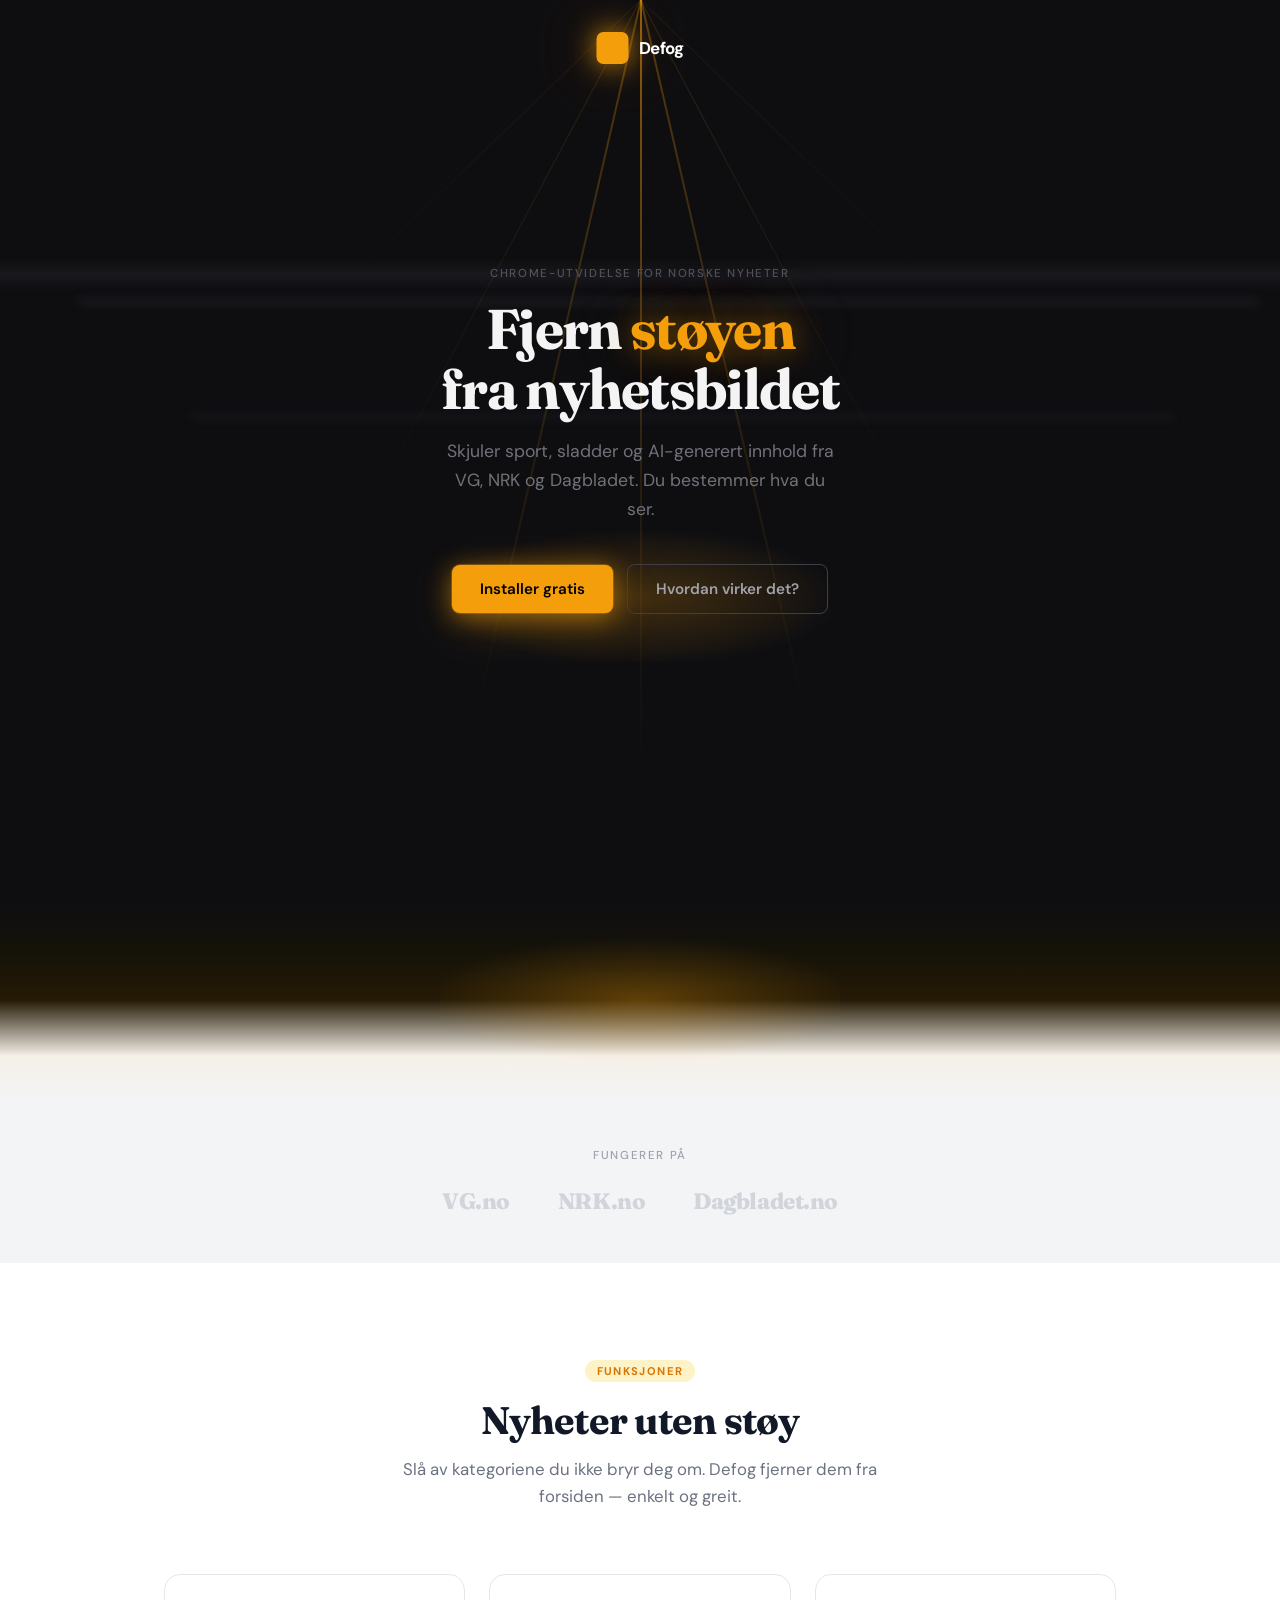
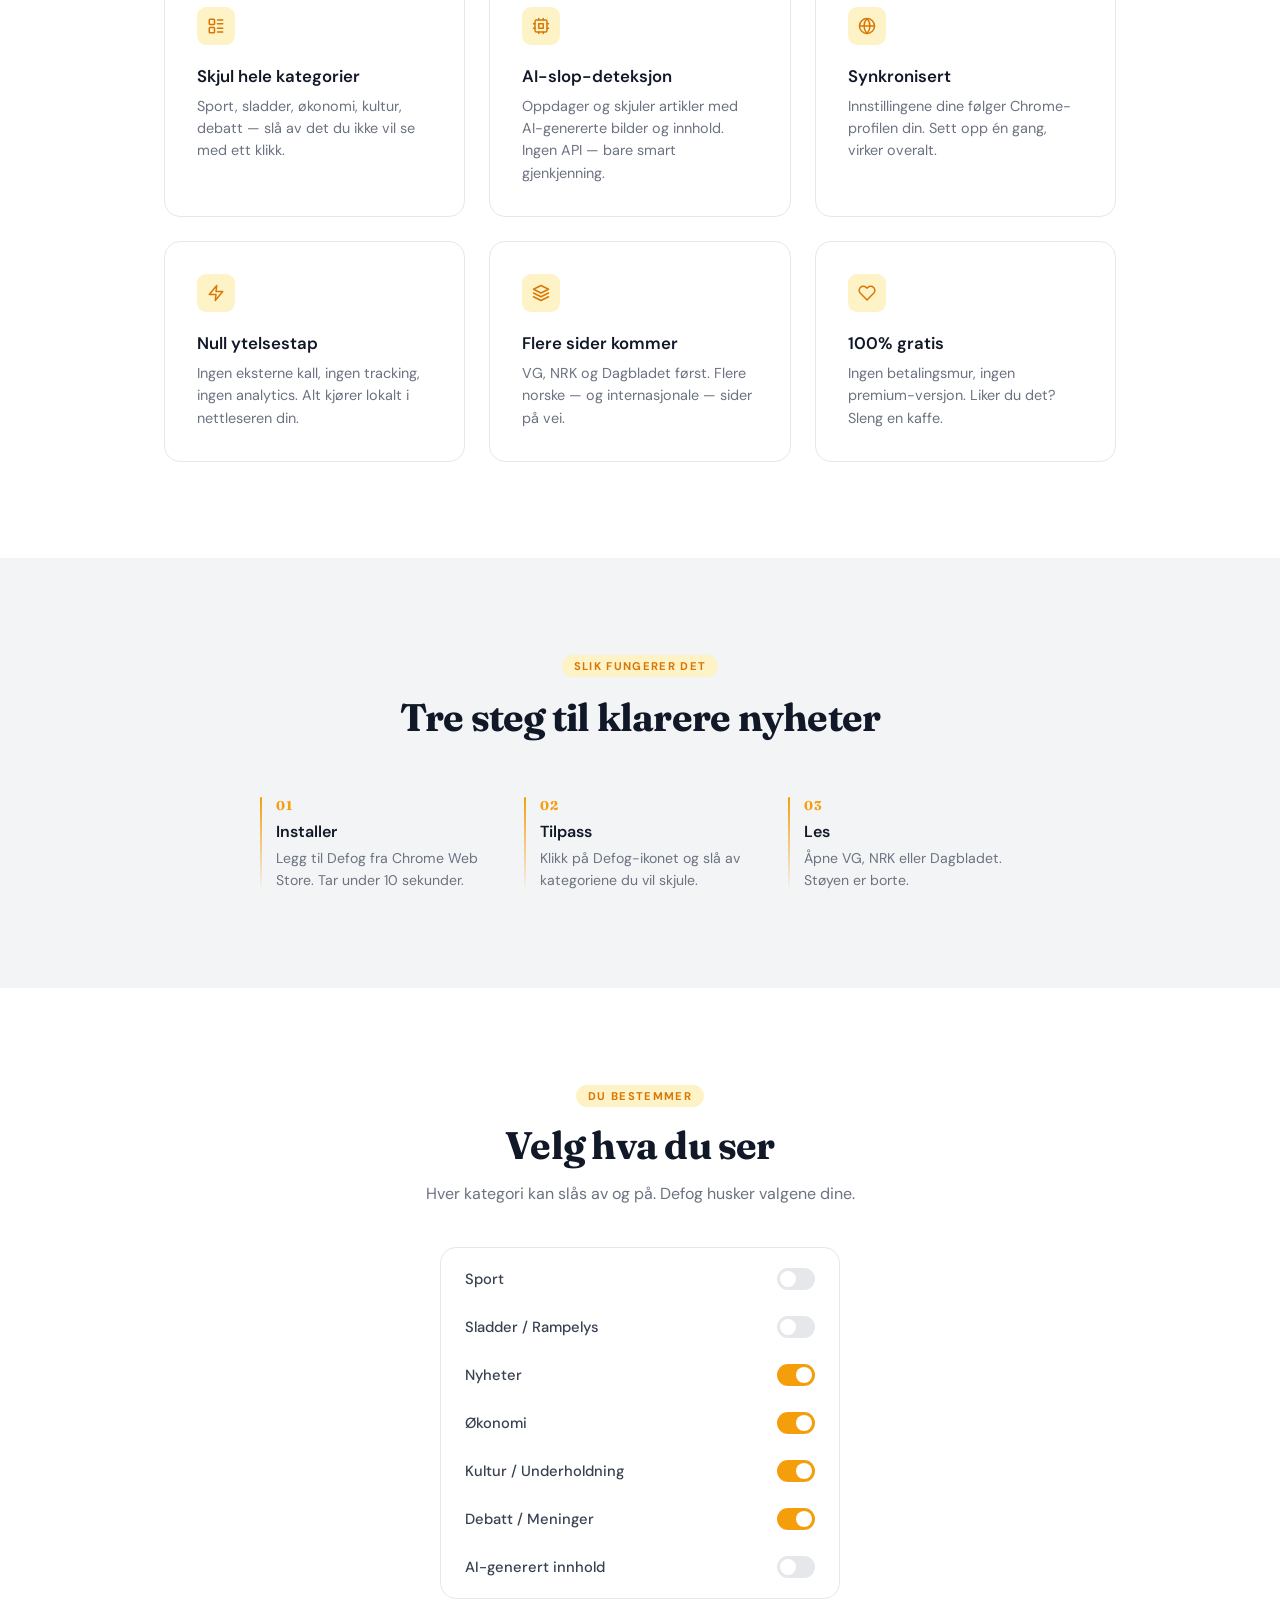
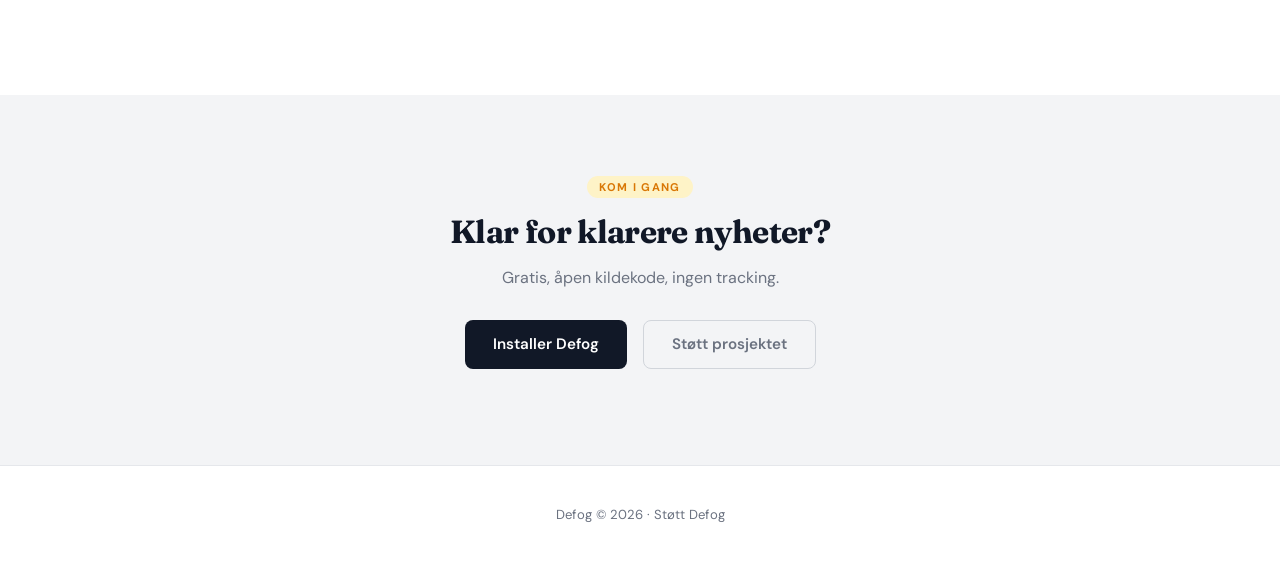
<file: index.html>
<!DOCTYPE html>
<html lang="no">
<head>
  <meta charset="UTF-8">
  <meta name="viewport" content="width=device-width, initial-scale=1.0">
  <title>Defog — Fjern støyen fra nyhetsbildet</title>
  <meta name="description" content="Gratis Chrome-utvidelse som skjuler sport, sladder og AI-slop fra VG, NRK og Dagbladet. Se kun nyhetene du faktisk bryr deg om.">
  <meta property="og:title" content="Defog — Fjern støyen fra nyhetsbildet">
  <meta property="og:description" content="Gratis Chrome-utvidelse som skjuler sport, sladder og AI-slop fra norske nyhetssider.">
  <meta property="og:type" content="website">
  <meta property="og:url" content="https://defog.cloud">
  <meta name="theme-color" content="#111111">
  <link rel="preconnect" href="https://fonts.googleapis.com">
  <link rel="preconnect" href="https://fonts.gstatic.com" crossorigin>
  <link href="https://fonts.googleapis.com/css2?family=DM+Sans:ital,opsz,wght@0,9..40,300;0,9..40,400;0,9..40,500;0,9..40,600;0,9..40,700&amp;family=Fraunces:ital,opsz,wght@0,9..144,400;0,9..144,600;0,9..144,700;0,9..144,800;1,9..144,400&amp;display=swap" rel="stylesheet">
  <style>
    *, *::before, *::after { margin: 0; padding: 0; box-sizing: border-box; }

    :root {
      --dark-bg:    #0e0e11;
      --amber:      #f59e0b;
      --amber-deep: #d97706;
      --amber-glow: rgba(245,158,11,0.22);
      --amber-light:#fef3c7;
      --light-1:    #ffffff;
      --light-2:    #f3f4f6;
      --text:       #111827;
      --text-soft:  #374151;
      --text-muted: #6b7280;
      --text-fog:   #71717a;
      --border:     #e5e7eb;
      --zinc-off:   #e5e7eb;
    }

    .section-badge {
      display: inline-block;
      background: var(--amber-light);
      color: var(--amber-deep);
      font-size: 0.7rem;
      font-weight: 700;
      letter-spacing: 0.12em;
      text-transform: uppercase;
      padding: 4px 12px;
      border-radius: 100px;
      margin-bottom: 14px;
    }

    .transition-gradient {
      height: 200px;
      background: linear-gradient(180deg,
        #0e0e11 0%,
        #151209 25%,
        #251a05 50%,
        #f5f0e8 78%,
        #f3f4f6 100%
      );
      position: relative;
      overflow: hidden;
    }

    .transition-burst {
      position: absolute;
      top: 50%;
      left: 50%;
      transform: translate(-50%, -50%);
      width: 400px;
      height: 120px;
      background: radial-gradient(ellipse,
        rgba(245,158,11,0.28) 0%,
        rgba(245,158,11,0.1) 45%,
        transparent 75%
      );
      pointer-events: none;
    }

    html { scroll-behavior: smooth; }

    .skip-link {
      position: absolute;
      top: -48px;
      left: 12px;
      background: var(--text);
      color: #fff;
      padding: 0.6rem 0.9rem;
      border-radius: 8px;
      z-index: 20;
      text-decoration: none;
      font-weight: 600;
      font-size: 0.9rem;
    }
    .skip-link:focus-visible { top: 12px; }

    body {
      font-family: 'DM Sans', sans-serif;
      color: var(--text);
      background: var(--light-1);
      -webkit-font-smoothing: antialiased;
      overflow-x: hidden;
    }

    a:focus-visible,
    button:focus-visible {
      outline: 3px solid var(--amber-deep);
      outline-offset: 3px;
    }

    /* --- HERO --- */
    .hero {
      background: var(--dark-bg);
      min-height: 100vh;
      display: flex;
      flex-direction: column;
      align-items: center;
      justify-content: center;
      text-align: center;
      padding: 80px 24px 100px;
      position: relative;
      overflow: hidden;
    }

    /* Fjern gammel ::before glow */
    .hero::before { display: none; }

    .hero-ray {
      position: absolute;
      top: 0;
      pointer-events: none;
      transform-origin: top center;
    }

    .hero-fog-group {
      position: absolute;
      left: -5%;
      right: -5%;
      pointer-events: none;
    }

    .hero-logo-wrap {
      position: absolute;
      top: 32px;
      left: 50%;
      transform: translateX(-50%);
      display: flex;
      align-items: center;
      gap: 10px;
      z-index: 3;
      white-space: nowrap;
    }

    .hero-logo-mark {
      width: 32px;
      height: 32px;
      background: var(--amber);
      border-radius: 7px;
      flex-shrink: 0;
      box-shadow:
        0 0 28px rgba(245,158,11,0.85),
        0 0 80px rgba(245,158,11,0.4),
        0 0 160px rgba(245,158,11,0.18);
    }

    .hero-logo-name {
      color: #fff;
      font-weight: 700;
      font-size: 17px;
      letter-spacing: -0.4px;
    }

    .hero-content {
      position: relative;
      z-index: 2;
      max-width: 580px;
    }

    .hero h1 {
      font-family: 'Fraunces', serif;
      font-weight: 700;
      font-size: clamp(2.25rem, 5vw, 3.5rem);
      line-height: 1.08;
      letter-spacing: -0.03em;
      color: #f4f4f5;
      margin-bottom: 1.1rem;
    }

    .hero h1 .highlight {
      color: var(--amber);
      text-shadow:
        0 0 32px rgba(245,158,11,0.55),
        0 0 80px rgba(245,158,11,0.25);
      -webkit-text-fill-color: var(--amber);
      background: none;
      background-clip: unset;
      -webkit-background-clip: unset;
    }

    .hero .subtitle {
      font-size: clamp(1rem, 2vw, 1.1rem);
      color: var(--text-fog);
      line-height: 1.65;
      max-width: 400px;
      margin: 0 auto 2.5rem;
    }

    .hero-eyebrow {
      color: #52525b;
      font-size: 0.72rem;
      letter-spacing: 0.14em;
      text-transform: uppercase;
      font-weight: 500;
      margin-bottom: 1.1rem;
    }

    .hero-actions {
      display: flex;
      gap: 0.9rem;
      justify-content: center;
      flex-wrap: wrap;
      align-items: center;
      position: relative;
    }

    .hero-cta-glow {
      position: absolute;
      bottom: -48px;
      left: 50%;
      transform: translateX(-50%);
      width: 380px;
      height: 130px;
      background: radial-gradient(ellipse,
        rgba(245,158,11,0.22) 0%,
        rgba(245,158,11,0.08) 50%,
        transparent 75%
      );
      pointer-events: none;
    }

    .btn {
      display: inline-flex;
      align-items: center;
      gap: 0.5rem;
      padding: 0.85rem 1.75rem;
      border-radius: 8px;
      font-family: 'DM Sans', sans-serif;
      font-size: 0.95rem;
      font-weight: 600;
      text-decoration: none;
      transition: all 0.2s ease;
      cursor: pointer;
      border: none;
    }

    .btn-primary {
      background: var(--amber);
      color: #000;
      box-shadow:
        0 0 0 1px rgba(245,158,11,0.3),
        0 4px 24px rgba(245,158,11,0.5),
        0 12px 48px rgba(245,158,11,0.22);
      position: relative;
      z-index: 1;
    }
    .btn-primary:hover {
      background: #e59009;
      transform: translateY(-1px);
    }

    .btn-ghost {
      background: transparent;
      color: #a1a1aa;
      border: 1px solid #3f3f46;
      position: relative;
      z-index: 1;
    }
    .btn-ghost:hover {
      color: #fff;
      border-color: #71717a;
    }

    .btn-cta-primary {
      display: inline-flex;
      align-items: center;
      gap: 0.5rem;
      padding: 0.85rem 1.75rem;
      border-radius: 8px;
      font-family: 'DM Sans', sans-serif;
      font-size: 0.95rem;
      font-weight: 600;
      text-decoration: none;
      cursor: pointer;
      background: var(--text);
      color: #fff;
      transition: background 0.2s, transform 0.2s;
    }
    .btn-cta-primary:hover {
      background: #000;
      transform: translateY(-1px);
    }

    .btn-cta-ghost {
      display: inline-flex;
      align-items: center;
      gap: 0.5rem;
      padding: 0.85rem 1.75rem;
      border-radius: 8px;
      font-family: 'DM Sans', sans-serif;
      font-size: 0.95rem;
      font-weight: 600;
      text-decoration: none;
      cursor: pointer;
      background: transparent;
      color: var(--text-muted);
      border: 1.5px solid #d1d5db;
      transition: border-color 0.2s, color 0.2s;
    }
    .btn-cta-ghost:hover {
      border-color: #9ca3af;
      color: var(--text);
    }

    .btn svg { width: 18px; height: 18px; flex-shrink: 0; }

    /* --- SITES BAR --- */
    .sites-bar {
      background: var(--light-2);
      padding: 3rem 1.5rem;
      text-align: center;
    }

    .sites-bar p {
      font-size: 0.72rem;
      text-transform: uppercase;
      letter-spacing: 0.14em;
      color: #9ca3af;
      margin-bottom: 1.5rem;
      font-weight: 500;
    }

    .site-logos {
      display: flex;
      justify-content: center;
      align-items: center;
      gap: 3rem;
      flex-wrap: wrap;
    }

    .site-logo {
      font-family: 'Fraunces', serif;
      font-weight: 800;
      font-size: 1.4rem;
      color: #d1d5db;
      letter-spacing: -0.02em;
      transition: color 0.2s;
    }
    .site-logo:hover { color: var(--text-soft); }

    /* --- FEATURES --- */
    .features {
      max-width: 1000px;
      margin: 0 auto;
      padding: 6rem 1.5rem;
    }

    .features-header {
      text-align: center;
      margin-bottom: 4rem;
    }

    .features-header h2 {
      font-family: 'Fraunces', serif;
      font-weight: 700;
      font-size: clamp(1.8rem, 4vw, 2.4rem);
      letter-spacing: -0.02em;
      margin-bottom: 0.75rem;
    }

    .features-header p {
      color: var(--text-muted);
      font-size: 1.05rem;
      max-width: 480px;
      margin: 0 auto;
      line-height: 1.6;
    }

    .features-grid {
      display: grid;
      grid-template-columns: repeat(3, 1fr);
      gap: 1.5rem;
    }

    @media (max-width: 700px) {
      .features-grid { grid-template-columns: 1fr; }
    }

    .feature-card {
      padding: 2rem;
      border-radius: 16px;
      border: 1px solid var(--border);
      background: var(--light-1);
      transition: all 0.25s ease;
    }

    .feature-card:hover {
      border-color: var(--amber);
      box-shadow: 0 8px 30px rgba(245, 158, 11, 0.08);
      transform: translateY(-2px);
    }

    .feature-icon {
      width: 38px;
      height: 38px;
      border-radius: 9px;
      background: var(--amber-light);
      display: flex;
      align-items: center;
      justify-content: center;
      margin-bottom: 1.25rem;
    }

    .feature-icon svg {
      width: 18px;
      height: 18px;
      stroke: var(--amber-deep);
      fill: none;
      stroke-width: 2;
      stroke-linecap: round;
      stroke-linejoin: round;
    }

    .feature-card h3 {
      font-weight: 600;
      font-size: 1.05rem;
      margin-bottom: 0.5rem;
    }

    .feature-card p {
      color: var(--text-muted);
      font-size: 0.9rem;
      line-height: 1.55;
    }

    /* --- HOW IT WORKS --- */
    .how {
      background: var(--light-2);
      color: var(--text);
      padding: 6rem 1.5rem;
    }

    .how-inner {
      max-width: 760px;
      margin: 0 auto;
      text-align: center;
    }

    .how h2 {
      font-family: 'Fraunces', serif;
      font-weight: 700;
      font-size: clamp(1.8rem, 4vw, 2.4rem);
      letter-spacing: -0.02em;
      margin-bottom: 1rem;
      color: var(--text);
    }

    .how-inner > .section-badge { margin-bottom: 1rem; }
    .how-inner > h2 { margin-bottom: 3.5rem; }

    .steps {
      display: flex;
      gap: 2rem;
      text-align: left;
    }

    @media (max-width: 700px) {
      .steps { flex-direction: column; }
    }

    .step {
      flex: 1;
      position: relative;
      padding-left: 1rem;
    }

    .step::before {
      content: '';
      position: absolute;
      left: 0;
      top: 0;
      bottom: 0;
      width: 2px;
      background: linear-gradient(180deg, var(--amber), transparent);
      border-radius: 2px;
    }

    .step-num {
      font-family: 'Fraunces', serif;
      font-weight: 700;
      font-size: 0.8rem;
      color: var(--amber);
      margin-bottom: 0.5rem;
      letter-spacing: 0.05em;
    }

    .step h3 {
      font-size: 1rem;
      font-weight: 600;
      margin-bottom: 0.4rem;
    }

    .step p {
      font-size: 0.88rem;
      color: var(--text-muted);
      line-height: 1.55;
    }

    /* --- CATEGORIES PREVIEW --- */
    .categories {
      max-width: 600px;
      margin: 0 auto;
      padding: 6rem 1.5rem;
      text-align: center;
    }

    .categories h2 {
      font-family: 'Fraunces', serif;
      font-weight: 700;
      font-size: clamp(1.8rem, 4vw, 2.4rem);
      letter-spacing: -0.02em;
      margin-bottom: 0.75rem;
    }

    .categories > p {
      color: var(--text-muted);
      margin-bottom: 2.5rem;
      line-height: 1.6;
    }

    .toggle-list {
      display: flex;
      flex-direction: column;
      gap: 2px;
      background: var(--light-1);
      border: 1px solid var(--border);
      border-radius: 16px;
      padding: 0.5rem;
      max-width: 400px;
      margin: 0 auto;
    }

    .toggle-item {
      display: flex;
      align-items: center;
      justify-content: space-between;
      padding: 0.75rem 1rem;
      border-radius: 10px;
      transition: background 0.15s;
    }

    .toggle-item:hover { background: var(--light-2); }

    .toggle-item span {
      font-size: 0.92rem;
      font-weight: 500;
      color: var(--text-soft);
    }

    .pill {
      width: 38px;
      height: 22px;
      border-radius: 11px;
      position: relative;
      transition: background 0.2s;
    }
    .pill.on  { background: var(--amber); }
    .pill.off { background: var(--zinc-off); }

    .pill::after {
      content: '';
      position: absolute;
      width: 16px;
      height: 16px;
      border-radius: 50%;
      background: #fff;
      top: 3px;
      transition: left 0.2s;
    }
    .pill.on::after { left: 19px; }
    .pill.off::after { left: 3px; }

    /* --- CTA --- */
    .cta {
      background: var(--light-2);
      text-align: center;
      padding: 5rem 1.5rem 6rem;
    }

    .cta h2 {
      font-family: 'Fraunces', serif;
      font-weight: 700;
      font-size: clamp(1.6rem, 3.5vw, 2rem);
      letter-spacing: -0.02em;
      margin-bottom: 1rem;
    }

    .cta p {
      color: var(--text-muted);
      margin-bottom: 2rem;
      font-size: 1rem;
    }

    .cta-actions {
      display: flex;
      gap: 1rem;
      justify-content: center;
      flex-wrap: wrap;
    }

    /* --- FOOTER --- */
    footer {
      background: var(--light-1);
      padding: 2.5rem 1.5rem;
      text-align: center;
      color: var(--text-muted);
      font-size: 0.82rem;
      border-top: 1px solid var(--border);
    }
    footer a { color: var(--text-muted); text-decoration: none; }
    footer a:hover { color: var(--text); }

    @media (prefers-reduced-motion: reduce) {
      html { scroll-behavior: auto; }

      *, *::before, *::after {
        animation-duration: 0.01ms !important;
        animation-iteration-count: 1 !important;
        transition-duration: 0.01ms !important;
      }
    }
  </style>
</head>
<body>
  <a class="skip-link" href="#main-content">Hopp til innhold</a>

  <main id="main-content">
  <!-- HERO -->
  <section class="hero">

    <!-- Lysstråler fra logoen -->
    <div class="hero-ray" style="left:50%;width:2px;height:100%;background:linear-gradient(180deg,rgba(245,158,11,0.55) 0%,rgba(245,158,11,0.1) 55%,transparent 85%);"></div>
    <div class="hero-ray" style="left:50%;transform:rotate(-13deg);width:1.5px;height:80%;background:linear-gradient(180deg,rgba(245,158,11,0.30) 0%,transparent 100%);"></div>
    <div class="hero-ray" style="left:50%;transform:rotate(13deg);width:1.5px;height:80%;background:linear-gradient(180deg,rgba(245,158,11,0.30) 0%,transparent 100%);"></div>
    <div class="hero-ray" style="left:50%;transform:rotate(-28deg);width:1px;height:62%;background:linear-gradient(180deg,rgba(245,158,11,0.16) 0%,transparent 100%);"></div>
    <div class="hero-ray" style="left:50%;transform:rotate(28deg);width:1px;height:62%;background:linear-gradient(180deg,rgba(245,158,11,0.16) 0%,transparent 100%);"></div>
    <div class="hero-ray" style="left:50%;transform:rotate(-46deg);width:1px;height:44%;background:linear-gradient(180deg,rgba(245,158,11,0.08) 0%,transparent 100%);"></div>
    <div class="hero-ray" style="left:50%;transform:rotate(46deg);width:1px;height:44%;background:linear-gradient(180deg,rgba(245,158,11,0.08) 0%,transparent 100%);"></div>

    <!-- Fog-striper som krysser strålene -->
    <div class="hero-fog-group" style="top:30%;">
      <div style="height:10px;background:rgba(100,100,115,0.22);border-radius:100px;filter:blur(7px);margin-bottom:18px;"></div>
      <div style="height:7px;background:rgba(100,100,115,0.15);border-radius:100px;filter:blur(5px);margin-left:10%;margin-right:6%;"></div>
    </div>
    <div class="hero-fog-group" style="top:46%;">
      <div style="height:6px;background:rgba(100,100,115,0.10);border-radius:100px;filter:blur(5px);margin-left:18%;margin-right:12%;"></div>
    </div>

    <!-- Logo — lyskilden -->
    <div class="hero-logo-wrap" aria-hidden="true">
      <div class="hero-logo-mark"></div>
      <span class="hero-logo-name">Defog</span>
    </div>

    <!-- Hero-innhold -->
    <div class="hero-content">
      <p class="hero-eyebrow">Chrome-utvidelse for norske nyheter</p>
      <h1>Fjern <span class="highlight">støyen</span><br>fra nyhetsbildet</h1>
      <p class="subtitle">Skjuler sport, sladder og AI-generert innhold fra VG, NRK og Dagbladet. Du bestemmer hva du ser.</p>
      <div class="hero-actions">
        <div class="hero-cta-glow" aria-hidden="true"></div>
        <a href="#" class="btn btn-primary">Installer gratis</a>
        <a href="#hvordan" class="btn btn-ghost">Hvordan virker det?</a>
      </div>
    </div>

  </section>

  <!-- Overgang: tåke smelter til lys -->
  <div class="transition-gradient" aria-hidden="true">
    <div class="transition-burst"></div>
  </div>

  <!-- SUPPORTED SITES -->
  <div class="sites-bar">
    <p>Fungerer på</p>
    <div class="site-logos">
      <span class="site-logo">VG.no</span>
      <span class="site-logo">NRK.no</span>
      <span class="site-logo">Dagbladet.no</span>
    </div>
  </div>

  <!-- FEATURES -->
  <section class="features">
    <div class="features-header">
      <span class="section-badge">Funksjoner</span>
      <h2>Nyheter uten støy</h2>
      <p>Slå av kategoriene du ikke bryr deg om. Defog fjerner dem fra forsiden — enkelt og greit.</p>
    </div>
    <div class="features-grid">
      <div class="feature-card">
        <div class="feature-icon" aria-hidden="true">
          <svg viewBox="0 0 24 24" xmlns="http://www.w3.org/2000/svg">
            <rect width="7" height="7" x="3" y="3" rx="1"/><rect width="7" height="7" x="3" y="14" rx="1"/>
            <path d="M14 4h7M14 9h7M14 15h7M14 20h7"/>
          </svg>
        </div>
        <h3>Skjul hele kategorier</h3>
        <p>Sport, sladder, økonomi, kultur, debatt — slå av det du ikke vil se med ett klikk.</p>
      </div>
      <div class="feature-card">
        <div class="feature-icon" aria-hidden="true">
          <svg viewBox="0 0 24 24" xmlns="http://www.w3.org/2000/svg">
            <rect x="4" y="4" width="16" height="16" rx="2"/><rect x="9" y="9" width="6" height="6"/>
            <path d="M9 2v2M15 2v2M9 20v2M15 20v2M2 9h2M2 15h2M20 9h2M20 15h2"/>
          </svg>
        </div>
        <h3>AI-slop-deteksjon</h3>
        <p>Oppdager og skjuler artikler med AI-genererte bilder og innhold. Ingen API — bare smart gjenkjenning.</p>
      </div>
      <div class="feature-card">
        <div class="feature-icon" aria-hidden="true">
          <svg viewBox="0 0 24 24" xmlns="http://www.w3.org/2000/svg">
            <circle cx="12" cy="12" r="10"/>
            <path d="M2 12h20M12 2a15.3 15.3 0 0 1 4 10 15.3 15.3 0 0 1-4 10 15.3 15.3 0 0 1-4-10 15.3 15.3 0 0 1 4-10z"/>
          </svg>
        </div>
        <h3>Synkronisert</h3>
        <p>Innstillingene dine følger Chrome-profilen din. Sett opp én gang, virker overalt.</p>
      </div>
      <div class="feature-card">
        <div class="feature-icon" aria-hidden="true">
          <svg viewBox="0 0 24 24" xmlns="http://www.w3.org/2000/svg">
            <polygon points="13 2 3 14 12 14 11 22 21 10 12 10 13 2"/>
          </svg>
        </div>
        <h3>Null ytelsestap</h3>
        <p>Ingen eksterne kall, ingen tracking, ingen analytics. Alt kjører lokalt i nettleseren din.</p>
      </div>
      <div class="feature-card">
        <div class="feature-icon" aria-hidden="true">
          <svg viewBox="0 0 24 24" xmlns="http://www.w3.org/2000/svg">
            <polygon points="12 2 2 7 12 12 22 7 12 2"/>
            <polyline points="2 17 12 22 22 17"/>
            <polyline points="2 12 12 17 22 12"/>
          </svg>
        </div>
        <h3>Flere sider kommer</h3>
        <p>VG, NRK og Dagbladet først. Flere norske — og internasjonale — sider på vei.</p>
      </div>
      <div class="feature-card">
        <div class="feature-icon" aria-hidden="true">
          <svg viewBox="0 0 24 24" xmlns="http://www.w3.org/2000/svg">
            <path d="M20.84 4.61a5.5 5.5 0 0 0-7.78 0L12 5.67l-1.06-1.06a5.5 5.5 0 0 0-7.78 7.78l1.06 1.06L12 21.23l7.78-7.78 1.06-1.06a5.5 5.5 0 0 0 0-7.78z"/>
          </svg>
        </div>
        <h3>100% gratis</h3>
        <p>Ingen betalingsmur, ingen premium-versjon. Liker du det? Sleng en kaffe.</p>
      </div>
    </div>
  </section>

  <!-- HOW IT WORKS -->
  <section class="how" id="hvordan">
    <div class="how-inner">
      <span class="section-badge">Slik fungerer det</span>
      <h2>Tre steg til klarere nyheter</h2>
      <div class="steps">
        <div class="step">
          <div class="step-num">01</div>
          <h3>Installer</h3>
          <p>Legg til Defog fra Chrome Web Store. Tar under 10 sekunder.</p>
        </div>
        <div class="step">
          <div class="step-num">02</div>
          <h3>Tilpass</h3>
          <p>Klikk på Defog-ikonet og slå av kategoriene du vil skjule.</p>
        </div>
        <div class="step">
          <div class="step-num">03</div>
          <h3>Les</h3>
          <p>Åpne VG, NRK eller Dagbladet. Støyen er borte.</p>
        </div>
      </div>
    </div>
  </section>

  <!-- TOGGLE PREVIEW -->
  <section class="categories">
    <span class="section-badge">Du bestemmer</span>
    <h2>Velg hva du ser</h2>
    <p>Hver kategori kan slås av og på. Defog husker valgene dine.</p>
    <div class="toggle-list">
      <div class="toggle-item"><span>Sport</span><div class="pill off"></div></div>
      <div class="toggle-item"><span>Sladder / Rampelys</span><div class="pill off"></div></div>
      <div class="toggle-item"><span>Nyheter</span><div class="pill on"></div></div>
      <div class="toggle-item"><span>Økonomi</span><div class="pill on"></div></div>
      <div class="toggle-item"><span>Kultur / Underholdning</span><div class="pill on"></div></div>
      <div class="toggle-item"><span>Debatt / Meninger</span><div class="pill on"></div></div>
      <div class="toggle-item"><span>AI-generert innhold</span><div class="pill off"></div></div>
    </div>
  </section>

  <!-- CTA -->
  <section class="cta">
    <span class="section-badge">Kom i gang</span>
    <h2>Klar for klarere nyheter?</h2>
    <p>Gratis, åpen kildekode, ingen tracking.</p>
    <div class="cta-actions">
      <a href="#" class="btn btn-cta-primary">Installer Defog</a>
      <a href="https://buymeacoffee.com/getdefog" class="btn btn-cta-ghost" target="_blank" rel="noopener noreferrer">Støtt prosjektet</a>
    </div>
  </section>
  </main>

  <!-- FOOTER -->
  <footer>
    <p>Defog &copy; 2026 · <a href="https://buymeacoffee.com/getdefog" target="_blank" rel="noopener noreferrer">Støtt Defog</a></p>
  </footer>

</body>
</html>
</file>
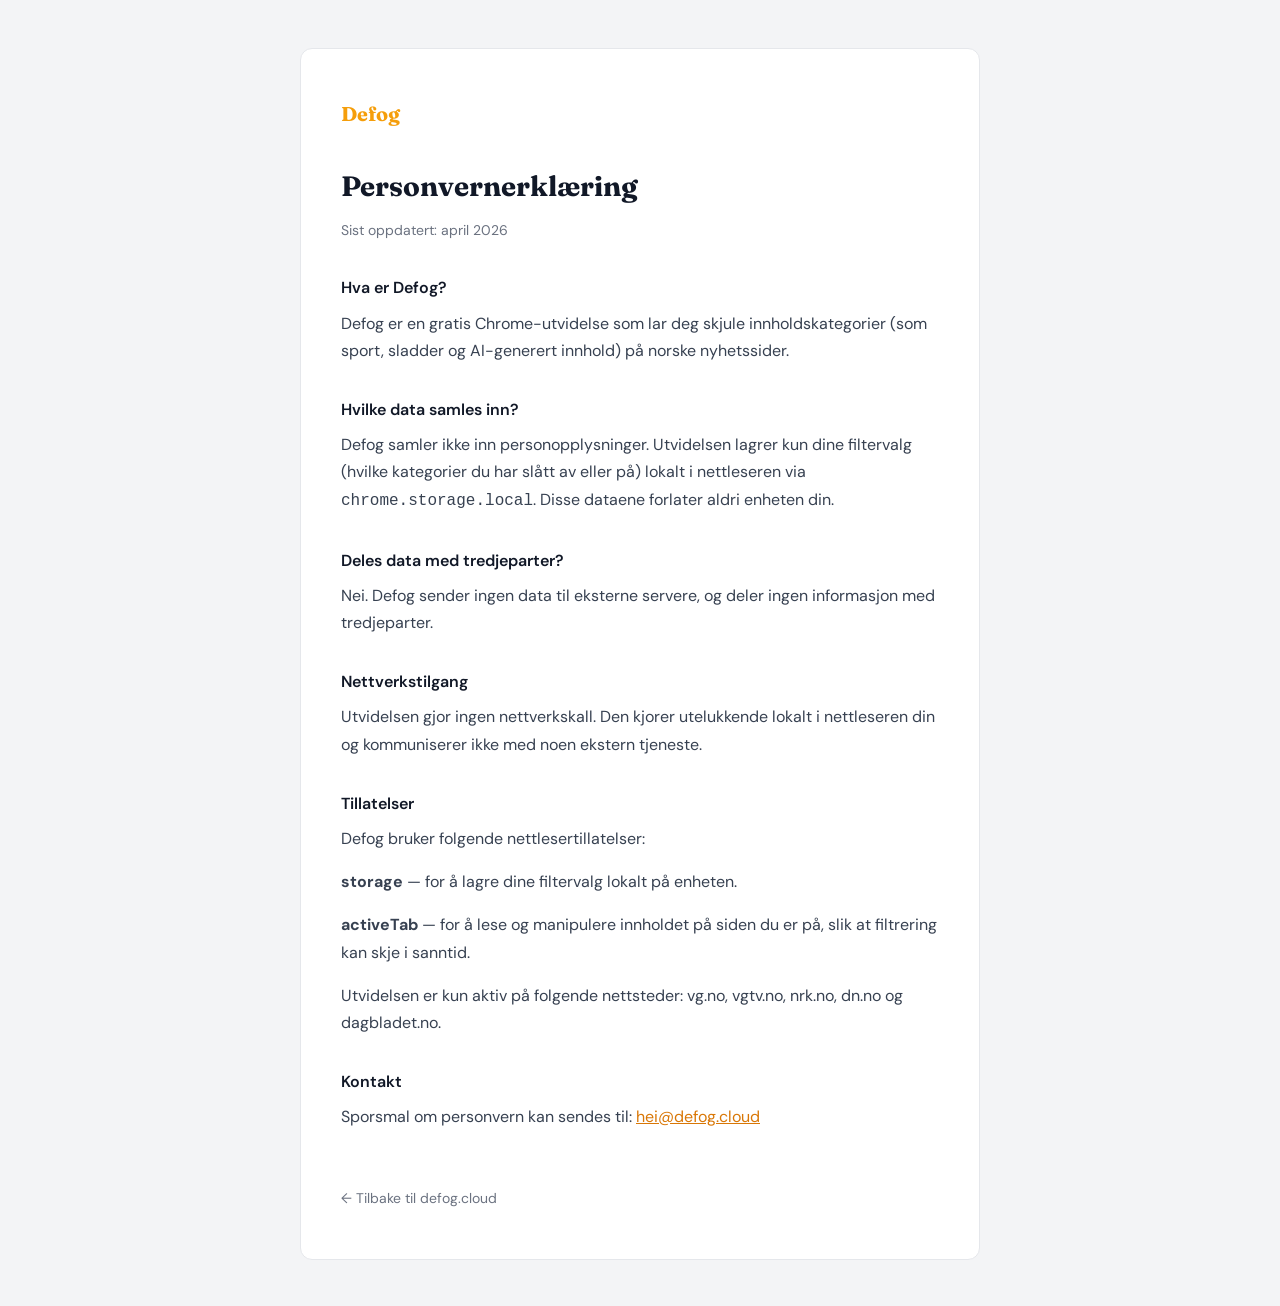
<file: personvern/index.html>
<!DOCTYPE html>
<html lang="no">
<head>
  <meta charset="UTF-8">
  <meta name="viewport" content="width=device-width, initial-scale=1.0">
  <title>Personvern — Defog</title>
  <meta name="description" content="Personvernerklæring for Defog Chrome-utvidelsen.">
  <link rel="preconnect" href="https://fonts.googleapis.com">
  <link rel="preconnect" href="https://fonts.gstatic.com" crossorigin>
  <link href="https://fonts.googleapis.com/css2?family=DM+Sans:opsz,wght@9..40,400;9..40,500&family=Fraunces:opsz,wght@9..144,700&display=swap" rel="stylesheet">
  <style>
    *, *::before, *::after { margin: 0; padding: 0; box-sizing: border-box; }

    body {
      font-family: 'DM Sans', sans-serif;
      font-size: 1rem;
      line-height: 1.7;
      color: #111827;
      background: #f3f4f6;
      padding: 3rem 1.5rem;
    }

    .container {
      max-width: 680px;
      margin: 0 auto;
      background: #ffffff;
      border-radius: 12px;
      border: 1px solid #e5e7eb;
      padding: 3rem 2.5rem;
    }

    .logo {
      font-family: 'Fraunces', serif;
      font-size: 1.25rem;
      font-weight: 700;
      color: #f59e0b;
      text-decoration: none;
      display: inline-block;
      margin-bottom: 2rem;
    }

    h1 {
      font-family: 'Fraunces', serif;
      font-size: 1.75rem;
      font-weight: 700;
      color: #111827;
      margin-bottom: 0.5rem;
    }

    .updated {
      font-size: 0.875rem;
      color: #6b7280;
      margin-bottom: 2rem;
    }

    h2 {
      font-size: 1rem;
      font-weight: 600;
      color: #111827;
      margin-top: 2rem;
      margin-bottom: 0.5rem;
    }

    p {
      color: #374151;
      margin-bottom: 1rem;
    }

    a {
      color: #d97706;
      text-decoration: underline;
    }

    a:hover {
      color: #f59e0b;
    }

    .back {
      display: inline-block;
      margin-top: 2.5rem;
      font-size: 0.875rem;
      color: #6b7280;
      text-decoration: none;
    }

    .back:hover {
      color: #111827;
    }
  </style>
</head>
<body>
  <div class="container">
    <a href="/" class="logo">Defog</a>

    <h1>Personvernerklæring</h1>
    <p class="updated">Sist oppdatert: april 2026</p>

    <h2>Hva er Defog?</h2>
    <p>Defog er en gratis Chrome-utvidelse som lar deg skjule innholdskategorier (som sport, sladder og AI-generert innhold) på norske nyhetssider.</p>

    <h2>Hvilke data samles inn?</h2>
    <p>Defog samler ikke inn personopplysninger. Utvidelsen lagrer kun dine filtervalg (hvilke kategorier du har slått av eller på) lokalt i nettleseren via <code>chrome.storage.local</code>. Disse dataene forlater aldri enheten din.</p>

    <h2>Deles data med tredjeparter?</h2>
    <p>Nei. Defog sender ingen data til eksterne servere, og deler ingen informasjon med tredjeparter.</p>

    <h2>Nettverkstilgang</h2>
    <p>Utvidelsen gjor ingen nettverkskall. Den kjorer utelukkende lokalt i nettleseren din og kommuniserer ikke med noen ekstern tjeneste.</p>

    <h2>Tillatelser</h2>
    <p>Defog bruker folgende nettlesertillatelser:</p>
    <p><strong>storage</strong> — for å lagre dine filtervalg lokalt på enheten.</p>
    <p><strong>activeTab</strong> — for å lese og manipulere innholdet på siden du er på, slik at filtrering kan skje i sanntid.</p>
    <p>Utvidelsen er kun aktiv på folgende nettsteder: vg.no, vgtv.no, nrk.no, dn.no og dagbladet.no.</p>

    <h2>Kontakt</h2>
    <p>Sporsmal om personvern kan sendes til: <a href="mailto:hei@defog.cloud">hei@defog.cloud</a></p>

    <a href="/" class="back">&larr; Tilbake til defog.cloud</a>
  </div>
</body>
</html>
</file>
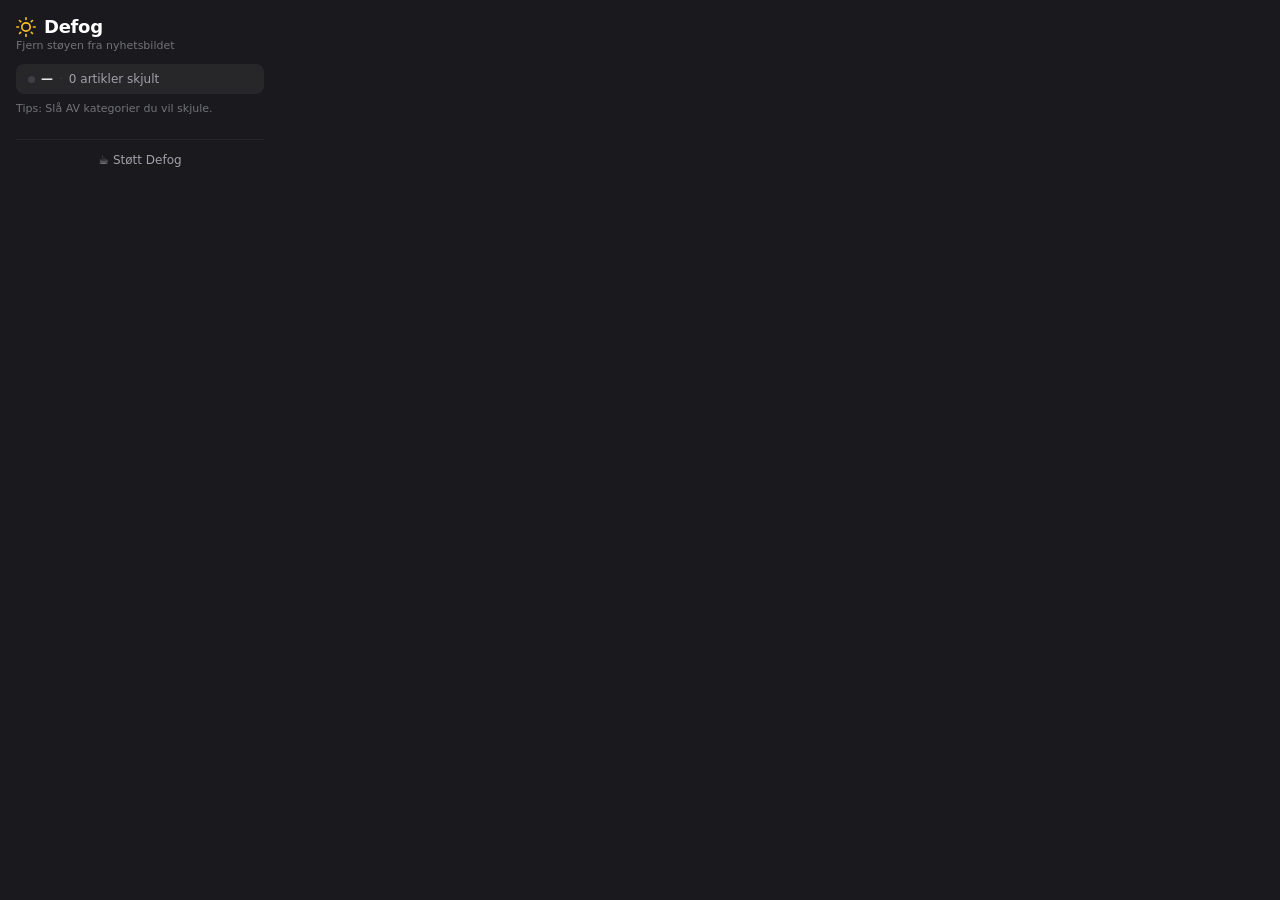
<file: popup.html>
<!DOCTYPE html>
<html lang="no">
<head>
  <meta charset="UTF-8">
  <link rel="stylesheet" href="popup.css">
</head>
<body>
  <div class="header">
    <div class="logo">
      <svg width="20" height="20" viewBox="0 0 24 24" fill="none" stroke="currentColor" stroke-width="2" stroke-linecap="round" stroke-linejoin="round">
        <circle cx="12" cy="12" r="5"/>
        <line x1="12" y1="1" x2="12" y2="3"/><line x1="12" y1="21" x2="12" y2="23"/>
        <line x1="4.22" y1="4.22" x2="5.64" y2="5.64"/><line x1="18.36" y1="18.36" x2="19.78" y2="19.78"/>
        <line x1="1" y1="12" x2="3" y2="12"/><line x1="21" y1="12" x2="23" y2="12"/>
        <line x1="4.22" y1="19.78" x2="5.64" y2="18.36"/><line x1="18.36" y1="5.64" x2="19.78" y2="4.22"/>
      </svg>
      <span class="title">Defog</span>
    </div>
    <p class="subtitle">Fjern støyen fra nyhetsbildet</p>
  </div>

  <div class="site-info" id="siteInfo">
    <span id="healthDot" class="health-dot" title="Selectorstatus"></span>
    <span id="siteName">—</span>
    <span class="dot">·</span>
    <span><span id="hiddenCount">0</span> artikler skjult</span>
  </div>
  <p class="hint">Tips: Slå AV kategorier du vil skjule.</p>

  <div class="toggles" id="toggles"></div>

  <div class="footer">
    <a href="https://buymeacoffee.com/defog" target="_blank" class="donate">☕ Støtt Defog</a>
  </div>

  <script src="sites.js"></script>
  <script src="popup.js"></script>
</body>
</html>
</file>
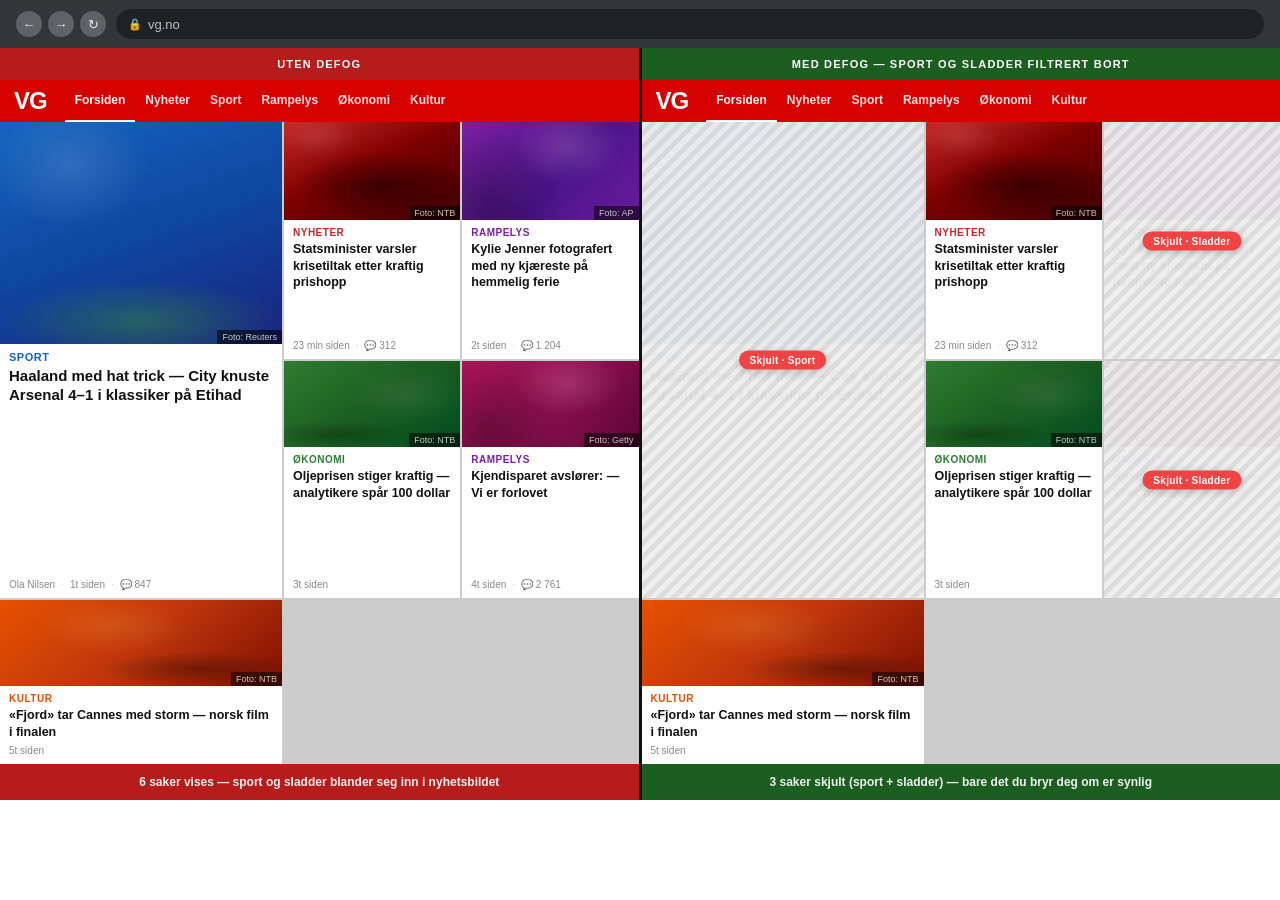
<file: store/screenshots/shot1-before-after.html>
<!DOCTYPE html>
<html lang="no">
<head>
<meta charset="UTF-8">
<style>
* { margin: 0; padding: 0; box-sizing: border-box; }
body {
  width: 1280px; height: 800px; overflow: hidden;
  font-family: -apple-system, BlinkMacSystemFont, "Segoe UI", sans-serif;
}

.browser { width: 1280px; height: 800px; display: flex; flex-direction: column; background: #202124; }

.toolbar {
  height: 48px; background: #35363a; display: flex; align-items: center;
  gap: 10px; padding: 0 16px; flex-shrink: 0;
}
.nav-btns { display: flex; gap: 6px; }
.nav-btn {
  width: 26px; height: 26px; border-radius: 50%; border: none;
  background: #5f6368; color: #e8eaed; font-size: 13px;
  display: flex; align-items: center; justify-content: center;
}
.address-bar {
  flex: 1; height: 30px; background: #202124; border-radius: 15px;
  display: flex; align-items: center; padding: 0 12px; gap: 6px;
  color: #bdc1c6; font-size: 13px;
}
.lock { font-size: 11px; color: #5f6368; }

.split { flex: 1; display: flex; overflow: hidden; }
.side  { flex: 1; display: flex; flex-direction: column; overflow: hidden; position: relative; }
.divider { width: 3px; background: #111; flex-shrink: 0; }

.side-label {
  height: 32px; display: flex; align-items: center; justify-content: center;
  font-size: 11px; font-weight: 800; letter-spacing: 1.2px; text-transform: uppercase;
}
.before .side-label { background: #b71c1c; color: #fff; }
.after  .side-label { background: #1b5e20; color: #fff; }

.feed { flex: 1; display: flex; flex-direction: column; overflow: hidden; background: #f5f5f5; }
.vg-nav {
  height: 42px; background: #d50000; display: flex; align-items: center;
  padding: 0 14px; gap: 0; flex-shrink: 0;
}
.vg-logo { color: #fff; font-size: 24px; font-weight: 900; letter-spacing: -1px; margin-right: 18px; }
.vg-link {
  color: rgba(255,255,255,0.88); font-size: 12px; font-weight: 600;
  padding: 0 10px; height: 42px; display: flex; align-items: center;
  border-bottom: 2px solid transparent;
}
.vg-link.active { border-bottom-color: #fff; color: #fff; }

.grid {
  display: grid;
  grid-template-columns: 1.6fr 1fr 1fr;
  grid-template-rows: 1fr 1fr;
  gap: 2px; background: #ccc;
  flex: 1; overflow: hidden;
}

.card { background: #fff; display: flex; flex-direction: column; overflow: hidden; position: relative; }

.img-wrap { position: relative; overflow: hidden; flex-shrink: 0; }
.photo-credit {
  position: absolute; bottom: 0; right: 0;
  background: rgba(0,0,0,0.55); color: rgba(255,255,255,0.75);
  font-size: 9px; padding: 2px 5px;
}

.ph-nyheter {
  background:
    radial-gradient(ellipse 70% 50% at 55% 65%, rgba(0,0,0,0.45) 0%, transparent 70%),
    radial-gradient(ellipse 40% 40% at 20% 15%, rgba(255,255,255,0.1) 0%, transparent 55%),
    linear-gradient(155deg, #c62828 0%, #7f0000 45%, #3e0000 100%);
}
.ph-sport {
  background:
    radial-gradient(ellipse 90% 35% at 50% 90%, rgba(56,142,60,0.5) 0%, transparent 55%),
    radial-gradient(ellipse 55% 55% at 25% 20%, rgba(255,255,255,0.12) 0%, transparent 50%),
    linear-gradient(160deg, #1565c0 0%, #0d47a1 50%, #1a237e 100%);
}
.ph-sladder {
  background:
    radial-gradient(ellipse 55% 70% at 60% 25%, rgba(255,200,220,0.18) 0%, transparent 55%),
    radial-gradient(circle at 15% 85%, rgba(0,0,0,0.3) 0%, transparent 45%),
    linear-gradient(130deg, #7b1fa2 0%, #4a148c 55%, #6a1b9a 100%);
}
.ph-sladder2 {
  background:
    radial-gradient(ellipse 55% 70% at 60% 25%, rgba(255,200,220,0.18) 0%, transparent 55%),
    radial-gradient(circle at 15% 85%, rgba(0,0,0,0.3) 0%, transparent 45%),
    linear-gradient(130deg, #ad1457 0%, #880e4f 55%, #5c0535 100%);
}
.ph-okonomi {
  background:
    radial-gradient(ellipse 60% 60% at 70% 40%, rgba(255,255,255,0.08) 0%, transparent 55%),
    radial-gradient(ellipse 80% 30% at 30% 85%, rgba(0,0,0,0.25) 0%, transparent 50%),
    linear-gradient(145deg, #2e7d32 0%, #1b5e20 50%, #004d20 100%);
}
.ph-kultur {
  background:
    radial-gradient(ellipse 50% 60% at 40% 30%, rgba(255,200,100,0.15) 0%, transparent 55%),
    radial-gradient(ellipse 70% 40% at 70% 80%, rgba(0,0,0,0.3) 0%, transparent 50%),
    linear-gradient(140deg, #e65100 0%, #bf360c 50%, #7f1000 100%);
}

.card-body { padding: 7px 9px 8px; display: flex; flex-direction: column; flex: 1; }
.card-tag  { font-size: 10px; font-weight: 800; letter-spacing: 0.5px; text-transform: uppercase; margin-bottom: 3px; }
.card-title { font-size: 12.5px; font-weight: 700; line-height: 1.32; color: #111; flex: 1; }
.card-meta  { margin-top: 5px; font-size: 10px; color: #888; display: flex; gap: 6px; align-items: center; }
.sep { color: #ccc; }

.hero { grid-row: 1 / 3; }
.hero .card-title { font-size: 15px; line-height: 1.28; }
.hero .card-tag   { font-size: 11px; }

.t-sport   { color: #1565c0; }
.t-sladder { color: #7b1fa2; }
.t-nyheter { color: #c62828; }
.t-okonomi { color: #2e7d32; }
.t-kultur  { color: #e65100; }

/* Hidden card treatment */
.hidden-card::after {
  content: '';
  position: absolute; inset: 0;
  background: repeating-linear-gradient(
    -45deg,
    rgba(238,238,238,0.97) 0px, rgba(238,238,238,0.97) 5px,
    rgba(220,220,220,0.97) 5px, rgba(220,220,220,0.97) 10px
  );
}
.hidden-badge {
  position: absolute; top: 50%; left: 50%; transform: translate(-50%, -50%);
  background: #ef4444; color: #fff;
  font-size: 10px; font-weight: 700; letter-spacing: 0.3px;
  padding: 4px 11px; border-radius: 20px; z-index: 2; white-space: nowrap;
  box-shadow: 0 2px 8px rgba(0,0,0,0.2);
}

.bar {
  height: 36px; display: flex; align-items: center; justify-content: center;
  font-size: 12px; font-weight: 600; flex-shrink: 0;
}
.before .bar { background: #b71c1c; color: rgba(255,255,255,0.92); }
.after  .bar { background: #1b5e20; color: rgba(255,255,255,0.92); }
</style>
</head>
<body>
<div class="browser">
  <div class="toolbar">
    <div class="nav-btns">
      <div class="nav-btn">&#8592;</div>
      <div class="nav-btn">&#8594;</div>
      <div class="nav-btn">&#8635;</div>
    </div>
    <div class="address-bar">
      <span class="lock">&#128274;</span>
      <span>vg.no</span>
    </div>
  </div>

  <div class="split">
    <!-- ═══ BEFORE ═══ -->
    <div class="side before">
      <div class="side-label">Uten Defog</div>
      <div class="feed">
        <div class="vg-nav">
          <div class="vg-logo">VG</div>
          <span class="vg-link active">Forsiden</span>
          <span class="vg-link">Nyheter</span>
          <span class="vg-link">Sport</span>
          <span class="vg-link">Rampelys</span>
          <span class="vg-link">Økonomi</span>
          <span class="vg-link">Kultur</span>
        </div>
        <div class="grid">
          <div class="card hero">
            <div class="img-wrap" style="height:222px">
              <div class="ph-sport" style="height:100%"></div>
              <span class="photo-credit">Foto: Reuters</span>
            </div>
            <div class="card-body">
              <div class="card-tag t-sport">Sport</div>
              <div class="card-title">Haaland med hat trick — City knuste Arsenal 4–1 i klassiker på Etihad</div>
              <div class="card-meta"><span>Ola Nilsen</span><span class="sep">·</span><span>1t siden</span><span class="sep">·</span><span>&#128172; 847</span></div>
            </div>
          </div>
          <div class="card">
            <div class="img-wrap" style="height:98px">
              <div class="ph-nyheter" style="height:100%"></div>
              <span class="photo-credit">Foto: NTB</span>
            </div>
            <div class="card-body">
              <div class="card-tag t-nyheter">Nyheter</div>
              <div class="card-title">Statsminister varsler krisetiltak etter kraftig prishopp</div>
              <div class="card-meta"><span>23 min siden</span><span class="sep">·</span><span>&#128172; 312</span></div>
            </div>
          </div>
          <div class="card">
            <div class="img-wrap" style="height:98px">
              <div class="ph-sladder" style="height:100%"></div>
              <span class="photo-credit">Foto: AP</span>
            </div>
            <div class="card-body">
              <div class="card-tag t-sladder">Rampelys</div>
              <div class="card-title">Kylie Jenner fotografert med ny kjæreste på hemmelig ferie</div>
              <div class="card-meta"><span>2t siden</span><span class="sep">·</span><span>&#128172; 1 204</span></div>
            </div>
          </div>
          <div class="card">
            <div class="img-wrap" style="height:86px">
              <div class="ph-okonomi" style="height:100%"></div>
              <span class="photo-credit">Foto: NTB</span>
            </div>
            <div class="card-body">
              <div class="card-tag t-okonomi">Økonomi</div>
              <div class="card-title">Oljeprisen stiger kraftig — analytikere spår 100 dollar</div>
              <div class="card-meta"><span>3t siden</span></div>
            </div>
          </div>
          <div class="card">
            <div class="img-wrap" style="height:86px">
              <div class="ph-sladder2" style="height:100%"></div>
              <span class="photo-credit">Foto: Getty</span>
            </div>
            <div class="card-body">
              <div class="card-tag t-sladder">Rampelys</div>
              <div class="card-title">Kjendisparet avslører: — Vi er forlovet</div>
              <div class="card-meta"><span>4t siden</span><span class="sep">·</span><span>&#128172; 2 761</span></div>
            </div>
          </div>
          <div class="card">
            <div class="img-wrap" style="height:86px">
              <div class="ph-kultur" style="height:100%"></div>
              <span class="photo-credit">Foto: NTB</span>
            </div>
            <div class="card-body">
              <div class="card-tag t-kultur">Kultur</div>
              <div class="card-title">«Fjord» tar Cannes med storm — norsk film i finalen</div>
              <div class="card-meta"><span>5t siden</span></div>
            </div>
          </div>
        </div>
      </div>
      <div class="bar">6 saker vises — sport og sladder blander seg inn i nyhetsbildet</div>
    </div>

    <div class="divider"></div>

    <!-- ═══ AFTER ═══ -->
    <div class="side after">
      <div class="side-label">Med Defog — sport og sladder filtrert bort</div>
      <div class="feed">
        <div class="vg-nav">
          <div class="vg-logo">VG</div>
          <span class="vg-link active">Forsiden</span>
          <span class="vg-link">Nyheter</span>
          <span class="vg-link">Sport</span>
          <span class="vg-link">Rampelys</span>
          <span class="vg-link">Økonomi</span>
          <span class="vg-link">Kultur</span>
        </div>
        <div class="grid">
          <div class="card hero hidden-card">
            <div class="img-wrap" style="height:222px"><div class="ph-sport" style="height:100%"></div></div>
            <div class="card-body">
              <div class="card-tag t-sport">Sport</div>
              <div class="card-title">Haaland med hat trick — City knuste Arsenal 4–1 i klassiker på Etihad</div>
            </div>
            <div class="hidden-badge">Skjult · Sport</div>
          </div>
          <div class="card">
            <div class="img-wrap" style="height:98px">
              <div class="ph-nyheter" style="height:100%"></div>
              <span class="photo-credit">Foto: NTB</span>
            </div>
            <div class="card-body">
              <div class="card-tag t-nyheter">Nyheter</div>
              <div class="card-title">Statsminister varsler krisetiltak etter kraftig prishopp</div>
              <div class="card-meta"><span>23 min siden</span><span class="sep">·</span><span>&#128172; 312</span></div>
            </div>
          </div>
          <div class="card hidden-card">
            <div class="img-wrap" style="height:98px"><div class="ph-sladder" style="height:100%"></div></div>
            <div class="card-body">
              <div class="card-tag t-sladder">Rampelys</div>
              <div class="card-title">Kylie Jenner fotografert med ny kjæreste på hemmelig ferie</div>
            </div>
            <div class="hidden-badge">Skjult · Sladder</div>
          </div>
          <div class="card">
            <div class="img-wrap" style="height:86px">
              <div class="ph-okonomi" style="height:100%"></div>
              <span class="photo-credit">Foto: NTB</span>
            </div>
            <div class="card-body">
              <div class="card-tag t-okonomi">Økonomi</div>
              <div class="card-title">Oljeprisen stiger kraftig — analytikere spår 100 dollar</div>
              <div class="card-meta"><span>3t siden</span></div>
            </div>
          </div>
          <div class="card hidden-card">
            <div class="img-wrap" style="height:86px"><div class="ph-sladder2" style="height:100%"></div></div>
            <div class="card-body">
              <div class="card-tag t-sladder">Rampelys</div>
              <div class="card-title">Kjendisparet avslører: — Vi er forlovet</div>
            </div>
            <div class="hidden-badge">Skjult · Sladder</div>
          </div>
          <div class="card">
            <div class="img-wrap" style="height:86px">
              <div class="ph-kultur" style="height:100%"></div>
              <span class="photo-credit">Foto: NTB</span>
            </div>
            <div class="card-body">
              <div class="card-tag t-kultur">Kultur</div>
              <div class="card-title">«Fjord» tar Cannes med storm — norsk film i finalen</div>
              <div class="card-meta"><span>5t siden</span></div>
            </div>
          </div>
        </div>
      </div>
      <div class="bar">3 saker skjult (sport + sladder) — bare det du bryr deg om er synlig</div>
    </div>
  </div>
</div>
</body>
</html>
</file>
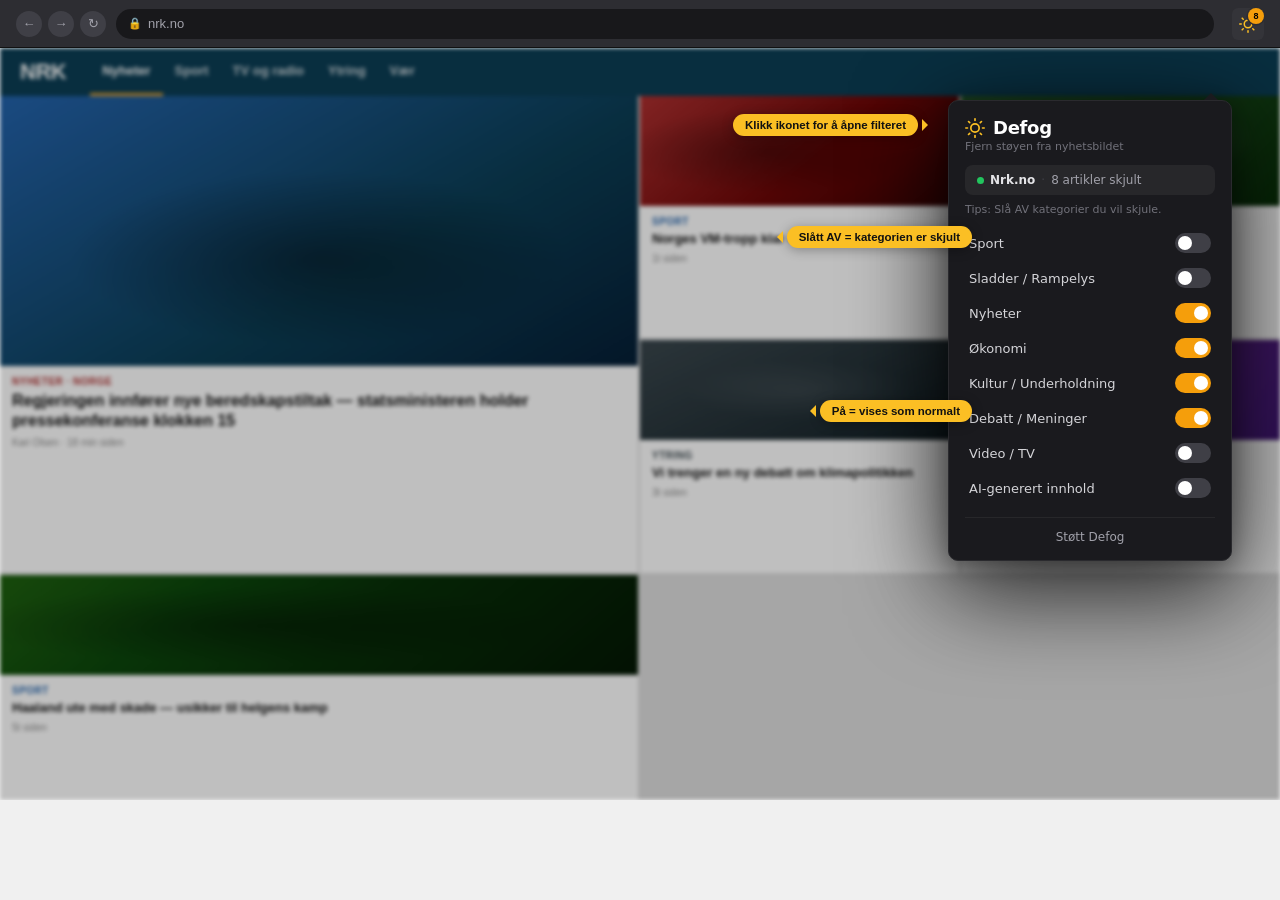
<file: store/screenshots/shot2-popup.html>
<!DOCTYPE html>
<html lang="no">
<head>
<meta charset="UTF-8">
<style>
* { margin: 0; padding: 0; box-sizing: border-box; }
body {
  width: 1280px; height: 800px; overflow: hidden;
  font-family: -apple-system, BlinkMacSystemFont, "Segoe UI", sans-serif;
  background: #f0f0f0;
}

.browser { width: 1280px; height: 800px; display: flex; flex-direction: column; }

.toolbar {
  height: 48px; background: #2d2d32; border-bottom: 1px solid #111;
  display: flex; align-items: center; gap: 10px; padding: 0 16px; flex-shrink: 0;
}
.nav-btns { display: flex; gap: 6px; }
.nav-btn {
  width: 26px; height: 26px; border-radius: 50%; border: none;
  background: #3f3f46; color: #a1a1aa; font-size: 13px;
  display: flex; align-items: center; justify-content: center;
}
.address-bar {
  flex: 1; height: 30px; background: #18181b; border-radius: 15px;
  display: flex; align-items: center; padding: 0 12px; gap: 6px; color: #a1a1aa; font-size: 13px;
}
.lock { font-size: 11px; color: #52525b; }
.ext-icons { display: flex; align-items: center; gap: 4px; padding-left: 8px; }
.ext-icon {
  width: 32px; height: 32px; border-radius: 6px; background: #3f3f4660;
  display: flex; align-items: center; justify-content: center; position: relative;
}
.badge {
  position: absolute; top: 0; right: 0;
  background: #f59e0b; color: #000; border-radius: 8px;
  font-size: 9px; font-weight: 800; min-width: 16px; height: 16px;
  display: flex; align-items: center; justify-content: center; padding: 0 3px;
  box-shadow: 0 0 0 1.5px #2d2d32;
}

/* ── NRK page (blurred behind popup) ── */
.page {
  flex: 1; background: #f2f2f2; overflow: hidden; position: relative;
}
.page-inner {
  filter: blur(2px) brightness(0.75) saturate(0.8);
  height: 100%;
}
.nrk-nav {
  height: 48px; background: #003f5c;
  display: flex; align-items: center; padding: 0 20px; gap: 0;
}
.nrk-logo { color: #fff; font-size: 22px; font-weight: 900; letter-spacing: -0.5px; margin-right: 24px; }
.nrk-link {
  color: rgba(255,255,255,0.8); font-size: 13px; font-weight: 600;
  padding: 0 12px; height: 48px; display: flex; align-items: center;
  border-bottom: 3px solid transparent;
}
.nrk-link.active { color: #fff; border-bottom-color: #f59e0b; }

.nrk-grid {
  display: grid;
  grid-template-columns: 2fr 1fr 1fr;
  grid-template-rows: auto auto;
  gap: 2px; background: #ddd;
  height: calc(100% - 48px); overflow: hidden;
}

.nc { background: #fff; overflow: hidden; display: flex; flex-direction: column; }
.nc-img { flex-shrink: 0; position: relative; }
.nc-body { padding: 10px 12px; }
.nc-tag { font-size: 10px; font-weight: 800; letter-spacing: 0.5px; text-transform: uppercase; margin-bottom: 4px; }
.nc-title { font-size: 13px; font-weight: 700; line-height: 1.3; color: #111; }
.nc-meta { font-size: 10px; color: #888; margin-top: 5px; }

.t-n { color: #c62828; } .t-s { color: #1565c0; } .t-u { color: #7b1fa2; }
.t-k { color: #2e7d32; } .t-d { color: #37474f; }

.hero-nc { grid-row: 1 / 3; }
.hero-nc .nc-title { font-size: 16px; line-height: 1.28; }

.ph-n1 {
  background:
    radial-gradient(ellipse 60% 50% at 50% 60%, rgba(0,0,0,0.4) 0%, transparent 65%),
    linear-gradient(150deg, #1565c0 0%, #003f5c 60%, #001f3c 100%);
}
.ph-n2 {
  background:
    radial-gradient(ellipse 70% 60% at 40% 50%, rgba(0,0,0,0.35) 0%, transparent 65%),
    linear-gradient(140deg, #c62828 0%, #7f0000 55%, #3e0000 100%);
}
.ph-n3 {
  background:
    radial-gradient(ellipse 55% 55% at 60% 40%, rgba(255,255,255,0.1) 0%, transparent 60%),
    linear-gradient(135deg, #1b5e20 0%, #003300 100%);
}
.ph-n4 {
  background:
    radial-gradient(ellipse 60% 50% at 50% 50%, rgba(255,255,255,0.08) 0%, transparent 60%),
    linear-gradient(155deg, #37474f 0%, #102027 100%);
}
.ph-n5 {
  background:
    radial-gradient(ellipse 55% 70% at 55% 30%, rgba(255,200,220,0.15) 0%, transparent 55%),
    linear-gradient(130deg, #7b1fa2 0%, #4a148c 100%);
}

/* ── Popup ── */
.popup-wrap {
  position: absolute; top: 52px; right: 48px; z-index: 10;
  filter: drop-shadow(0 24px 48px rgba(0,0,0,0.7)) drop-shadow(0 4px 12px rgba(0,0,0,0.4));
}
.popup-wrap::before {
  content: ''; position: absolute; top: -7px; right: 14px;
  border: 7px solid transparent; border-bottom-color: #1a1a1e; border-top: none;
}
.popup {
  width: 284px; background: #1a1a1e; color: #e4e4e7;
  font-family: -apple-system, BlinkMacSystemFont, "Segoe UI", system-ui, sans-serif;
  font-size: 13px; padding: 16px; border-radius: 10px;
  border: 1px solid #2a2a2e;
}
.p-header { margin-bottom: 12px; }
.p-logo { display: flex; align-items: center; gap: 8px; color: #fff; }
.p-logo svg { color: #fbbf24; width: 20px; height: 20px; }
.p-title { font-size: 18px; font-weight: 700; letter-spacing: -0.3px; }
.p-sub { color: #71717a; font-size: 11px; margin-top: 2px; }

.p-siteinfo {
  background: #27272a; border-radius: 8px; padding: 8px 12px;
  font-size: 12px; color: #a1a1aa; margin-bottom: 12px;
  display: flex; align-items: center; gap: 6px;
}
.hdot { width: 7px; height: 7px; border-radius: 50%; background: #22c55e; flex-shrink: 0; }
.sname { color: #e4e4e7; font-weight: 600; }
.dsep { color: #3f3f46; }

.p-hint { margin: -4px 0 10px; color: #71717a; font-size: 11px; }

.toggles { display: flex; flex-direction: column; gap: 1px; }
.trow {
  display: flex; align-items: center; justify-content: space-between;
  padding: 7px 4px; border-radius: 6px;
}
.trow:hover { background: #27272a; }
.tlabel { font-size: 13px; color: #d4d4d8; }

.sw { position: relative; width: 36px; height: 20px; flex-shrink: 0; }
.sl {
  position: absolute; inset: 0; border-radius: 10px;
}
.sl::before {
  content: ''; position: absolute; width: 14px; height: 14px;
  left: 3px; top: 3px; background: #fff; border-radius: 50%;
}
.on .sl  { background: #f59e0b; }
.on .sl::before { transform: translateX(16px); }
.off .sl { background: #3f3f46; }

.p-footer { margin-top: 12px; padding-top: 11px; border-top: 1px solid #27272a; text-align: center; }
.p-donate { color: #a1a1aa; font-size: 12px; }

/* ── Callout labels ── */
.callout {
  position: absolute; background: #fbbf24; color: #111;
  font-size: 11.5px; font-weight: 700; padding: 5px 12px;
  border-radius: 20px; white-space: nowrap; z-index: 20;
  box-shadow: 0 2px 12px rgba(0,0,0,0.3);
}
.callout::after { content: ''; position: absolute; border: 6px solid transparent; }
.arr-r::after { right: -10px; top: 50%; transform: translateY(-50%); border-left-color: #fbbf24; border-right: none; }
.arr-l::after { left: -10px; top: 50%; transform: translateY(-50%); border-right-color: #fbbf24; border-left: none; }
</style>
</head>
<body>
<div class="browser">
  <div class="toolbar">
    <div class="nav-btns">
      <div class="nav-btn">&#8592;</div>
      <div class="nav-btn">&#8594;</div>
      <div class="nav-btn">&#8635;</div>
    </div>
    <div class="address-bar">
      <span class="lock">&#128274;</span>
      <span>nrk.no</span>
    </div>
    <div class="ext-icons">
      <div class="ext-icon">
        <svg viewBox="0 0 24 24" fill="none" stroke="#fbbf24" stroke-width="2" stroke-linecap="round" stroke-linejoin="round" style="width:18px;height:18px">
          <circle cx="12" cy="12" r="5"/>
          <line x1="12" y1="1" x2="12" y2="3"/><line x1="12" y1="21" x2="12" y2="23"/>
          <line x1="4.22" y1="4.22" x2="5.64" y2="5.64"/><line x1="18.36" y1="18.36" x2="19.78" y2="19.78"/>
          <line x1="1" y1="12" x2="3" y2="12"/><line x1="21" y1="12" x2="23" y2="12"/>
          <line x1="4.22" y1="19.78" x2="5.64" y2="18.36"/><line x1="18.36" y1="5.64" x2="19.78" y2="4.22"/>
        </svg>
        <div class="badge">8</div>
      </div>
    </div>
  </div>

  <div class="page">
    <!-- NRK page (blurred) -->
    <div class="page-inner">
      <div class="nrk-nav">
        <div class="nrk-logo">NRK</div>
        <span class="nrk-link active">Nyheter</span>
        <span class="nrk-link">Sport</span>
        <span class="nrk-link">TV og radio</span>
        <span class="nrk-link">Ytring</span>
        <span class="nrk-link">Vær</span>
      </div>
      <div class="nrk-grid">
        <div class="nc hero-nc">
          <div class="nc-img" style="height:270px">
            <div class="ph-n1" style="height:100%"></div>
          </div>
          <div class="nc-body">
            <div class="nc-tag t-n">Nyheter · Norge</div>
            <div class="nc-title">Regjeringen innfører nye beredskapstiltak — statsministeren holder pressekonferanse klokken 15</div>
            <div class="nc-meta">Kari Olsen · 18 min siden</div>
          </div>
        </div>
        <div class="nc">
          <div class="nc-img" style="height:110px">
            <div class="ph-n2" style="height:100%"></div>
          </div>
          <div class="nc-body">
            <div class="nc-tag t-s">Sport</div>
            <div class="nc-title">Norges VM-tropp klar — disse er med til USA</div>
            <div class="nc-meta">1t siden</div>
          </div>
        </div>
        <div class="nc">
          <div class="nc-img" style="height:110px">
            <div class="ph-n3" style="height:100%"></div>
          </div>
          <div class="nc-body">
            <div class="nc-tag t-k">Økonomi</div>
            <div class="nc-title">Renten øker igjen — slik påvirker det deg</div>
            <div class="nc-meta">2t siden</div>
          </div>
        </div>
        <div class="nc">
          <div class="nc-img" style="height:100px">
            <div class="ph-n4" style="height:100%"></div>
          </div>
          <div class="nc-body">
            <div class="nc-tag t-d">Ytring</div>
            <div class="nc-title">Vi trenger en ny debatt om klimapolitikken</div>
            <div class="nc-meta">3t siden</div>
          </div>
        </div>
        <div class="nc">
          <div class="nc-img" style="height:100px">
            <div class="ph-n5" style="height:100%"></div>
          </div>
          <div class="nc-body">
            <div class="nc-tag t-u">Kultur</div>
            <div class="nc-title">Norsk film nominert til europeisk filmpris</div>
            <div class="nc-meta">4t siden</div>
          </div>
        </div>
        <div class="nc">
          <div class="nc-img" style="height:100px">
            <div class="ph-n2" style="height:100%; filter:hue-rotate(100deg)"></div>
          </div>
          <div class="nc-body">
            <div class="nc-tag t-s">Sport</div>
            <div class="nc-title">Haaland ute med skade — usikker til helgens kamp</div>
            <div class="nc-meta">5t siden</div>
          </div>
        </div>
      </div>
    </div>

    <!-- Popup -->
    <div class="popup-wrap">
      <div class="popup">
        <div class="p-header">
          <div class="p-logo">
            <svg viewBox="0 0 24 24" fill="none" stroke="currentColor" stroke-width="2" stroke-linecap="round" stroke-linejoin="round">
              <circle cx="12" cy="12" r="5"/>
              <line x1="12" y1="1" x2="12" y2="3"/><line x1="12" y1="21" x2="12" y2="23"/>
              <line x1="4.22" y1="4.22" x2="5.64" y2="5.64"/><line x1="18.36" y1="18.36" x2="19.78" y2="19.78"/>
              <line x1="1" y1="12" x2="3" y2="12"/><line x1="21" y1="12" x2="23" y2="12"/>
              <line x1="4.22" y1="19.78" x2="5.64" y2="18.36"/><line x1="18.36" y1="5.64" x2="19.78" y2="4.22"/>
            </svg>
            <span class="p-title">Defog</span>
          </div>
          <p class="p-sub">Fjern støyen fra nyhetsbildet</p>
        </div>
        <div class="p-siteinfo">
          <span class="hdot"></span>
          <span class="sname">Nrk.no</span>
          <span class="dsep">·</span>
          <span>8 artikler skjult</span>
        </div>
        <p class="p-hint">Tips: Slå AV kategorier du vil skjule.</p>
        <div class="toggles">
          <div class="trow"><span class="tlabel">Sport</span><label class="sw off"><div class="sl"></div></label></div>
          <div class="trow"><span class="tlabel">Sladder / Rampelys</span><label class="sw off"><div class="sl"></div></label></div>
          <div class="trow"><span class="tlabel">Nyheter</span><label class="sw on"><div class="sl"></div></label></div>
          <div class="trow"><span class="tlabel">Økonomi</span><label class="sw on"><div class="sl"></div></label></div>
          <div class="trow"><span class="tlabel">Kultur / Underholdning</span><label class="sw on"><div class="sl"></div></label></div>
          <div class="trow"><span class="tlabel">Debatt / Meninger</span><label class="sw on"><div class="sl"></div></label></div>
          <div class="trow"><span class="tlabel">Video / TV</span><label class="sw off"><div class="sl"></div></label></div>
          <div class="trow"><span class="tlabel">AI-generert innhold</span><label class="sw off"><div class="sl"></div></label></div>
        </div>
        <div class="p-footer"><span class="p-donate">Støtt Defog</span></div>
      </div>
    </div>

    <!-- Callouts -->
    <div class="callout arr-r" style="top:66px; right:362px;">Klikk ikonet for å åpne filteret</div>
    <div class="callout arr-l" style="top:178px; right:308px;">Slått AV = kategorien er skjult</div>
    <div class="callout arr-l" style="top:352px; right:308px;">På = vises som normalt</div>
  </div>
</div>
</body>
</html>
</file>
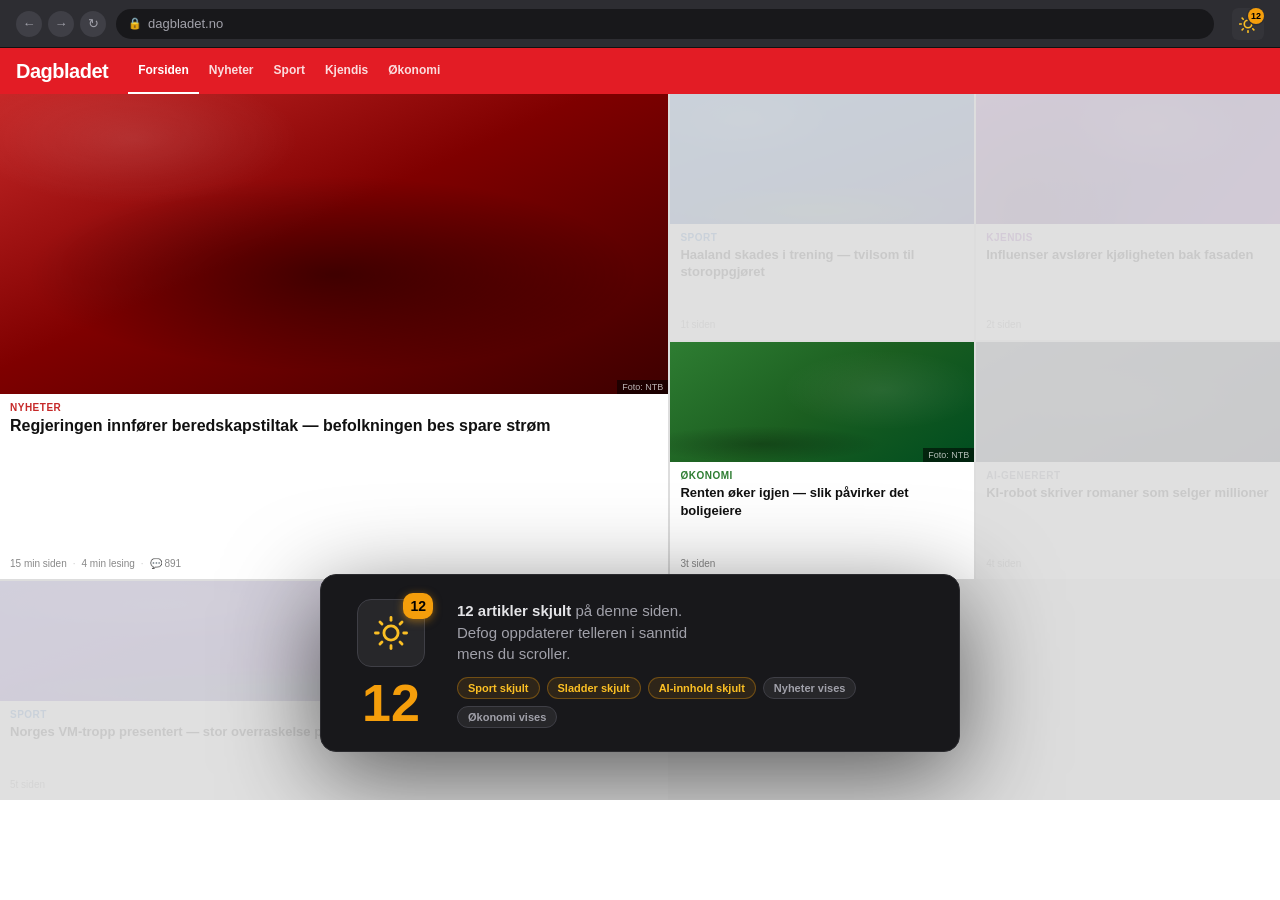
<file: store/screenshots/shot3-badge.html>
<!DOCTYPE html>
<html lang="no">
<head>
<meta charset="UTF-8">
<style>
* { margin: 0; padding: 0; box-sizing: border-box; }
body {
  width: 1280px; height: 800px; overflow: hidden;
  font-family: -apple-system, BlinkMacSystemFont, "Segoe UI", sans-serif;
}

.browser { width: 1280px; height: 800px; display: flex; flex-direction: column; background: #1e1e22; }

.toolbar {
  height: 48px; background: #2d2d32; border-bottom: 1px solid #111;
  display: flex; align-items: center; gap: 10px; padding: 0 16px; flex-shrink: 0;
}
.nav-btns { display: flex; gap: 6px; }
.nav-btn {
  width: 26px; height: 26px; border-radius: 50%; border: none;
  background: #3f3f46; color: #a1a1aa; font-size: 13px;
  display: flex; align-items: center; justify-content: center;
}
.address-bar {
  flex: 1; height: 30px; background: #18181b; border-radius: 15px;
  display: flex; align-items: center; padding: 0 12px; gap: 6px; color: #a1a1aa; font-size: 13px;
}
.lock { font-size: 11px; color: #52525b; }
.ext-area { display: flex; align-items: center; gap: 4px; padding-left: 8px; }
.ext-icon {
  width: 32px; height: 32px; border-radius: 6px; background: #3f3f4660;
  display: flex; align-items: center; justify-content: center; position: relative;
}
.badge {
  position: absolute; top: 0; right: 0;
  background: #f59e0b; color: #000; border-radius: 8px;
  font-size: 9px; font-weight: 800; min-width: 16px; height: 16px;
  display: flex; align-items: center; justify-content: center; padding: 0 3px;
  box-shadow: 0 0 0 1.5px #2d2d32;
}

/* ── Dagbladet page ── */
.page { flex: 1; background: #fff; overflow: hidden; position: relative; }

.db-nav {
  height: 46px; background: #e31c25;
  display: flex; align-items: center; padding: 0 16px; gap: 0;
}
.db-logo { color: #fff; font-size: 20px; font-weight: 900; letter-spacing: -0.5px; margin-right: 20px; }
.db-link {
  color: rgba(255,255,255,0.85); font-size: 12px; font-weight: 600;
  padding: 0 10px; height: 46px; display: flex; align-items: center;
  border-bottom: 2px solid transparent;
}
.db-link.active { color: #fff; border-bottom-color: #fff; }

.db-grid {
  display: grid;
  grid-template-columns: 2.2fr 1fr 1fr;
  grid-template-rows: auto auto;
  gap: 2px; background: #ddd;
  height: calc(100% - 46px); overflow: hidden;
}

.card { background: #fff; display: flex; flex-direction: column; overflow: hidden; position: relative; }
.card-img { flex-shrink: 0; position: relative; }
.photo-cr {
  position: absolute; bottom: 0; right: 0;
  background: rgba(0,0,0,0.55); color: rgba(255,255,255,0.7);
  font-size: 9px; padding: 2px 5px;
}
.card-body { padding: 8px 10px 10px; flex: 1; display: flex; flex-direction: column; }
.card-tag { font-size: 10px; font-weight: 800; letter-spacing: 0.5px; text-transform: uppercase; margin-bottom: 3px; }
.card-title { font-size: 13px; font-weight: 700; line-height: 1.32; color: #111; flex: 1; }
.card-meta { font-size: 10px; color: #888; margin-top: 5px; display: flex; gap: 6px; }
.sep { color: #ccc; }

.hero { grid-row: 1 / 3; }
.hero .card-title { font-size: 16px; line-height: 1.28; }

.t-n { color: #c62828; } .t-s { color: #1565c0; } .t-k { color: #7b1fa2; }
.t-o { color: #2e7d32; } .t-ai { color: #6b7280; }

.ph-red {
  background:
    radial-gradient(ellipse 70% 50% at 50% 60%, rgba(0,0,0,0.45) 0%, transparent 65%),
    radial-gradient(ellipse 45% 40% at 20% 15%, rgba(255,255,255,0.1) 0%, transparent 55%),
    linear-gradient(155deg, #c62828 0%, #7f0000 45%, #3e0000 100%);
}
.ph-blue {
  background:
    radial-gradient(ellipse 90% 35% at 50% 90%, rgba(56,142,60,0.4) 0%, transparent 55%),
    radial-gradient(ellipse 55% 55% at 25% 20%, rgba(255,255,255,0.12) 0%, transparent 50%),
    linear-gradient(160deg, #1565c0 0%, #0d47a1 50%, #1a237e 100%);
}
.ph-purple {
  background:
    radial-gradient(ellipse 55% 70% at 60% 25%, rgba(255,200,220,0.18) 0%, transparent 55%),
    radial-gradient(circle at 15% 85%, rgba(0,0,0,0.3) 0%, transparent 45%),
    linear-gradient(130deg, #7b1fa2 0%, #4a148c 55%, #6a1b9a 100%);
}
.ph-green {
  background:
    radial-gradient(ellipse 60% 60% at 70% 40%, rgba(255,255,255,0.08) 0%, transparent 55%),
    radial-gradient(ellipse 80% 30% at 30% 85%, rgba(0,0,0,0.25) 0%, transparent 50%),
    linear-gradient(145deg, #2e7d32 0%, #1b5e20 50%, #004d20 100%);
}
.ph-dark {
  background:
    radial-gradient(ellipse 60% 50% at 50% 50%, rgba(255,255,255,0.06) 0%, transparent 60%),
    linear-gradient(150deg, #374151 0%, #1f2937 55%, #111827 100%);
}

/* Ghost cards */
.ghost { opacity: 0.09; }

/* ── Zoom callout ── */
.zoom-wrap {
  position: absolute;
  bottom: 48px; left: 50%; transform: translateX(-50%);
  z-index: 10;
  filter: drop-shadow(0 24px 48px rgba(0,0,0,0.6));
}
.zoom-box {
  background: #18181b; border: 1px solid #2a2a2e;
  border-radius: 16px; padding: 24px 36px 22px;
  display: flex; align-items: center; gap: 32px;
}

/* Left: icon + big number */
.zoom-left { display: flex; flex-direction: column; align-items: center; gap: 10px; }
.zoom-icon-wrap { position: relative; width: 68px; height: 68px; }
.zoom-icon {
  width: 68px; height: 68px; border-radius: 14px;
  background: #27272a; border: 1px solid #3f3f46;
  display: flex; align-items: center; justify-content: center;
}
.zoom-icon svg { width: 34px; height: 34px; color: #fbbf24; }
.zoom-badge {
  position: absolute; top: -6px; right: -8px;
  background: #f59e0b; color: #000; border-radius: 10px;
  font-size: 14px; font-weight: 900; min-width: 28px; height: 26px;
  display: flex; align-items: center; justify-content: center; padding: 0 7px;
  box-shadow: 0 2px 8px rgba(245,158,11,0.5);
}
.zoom-number { font-size: 52px; font-weight: 900; color: #f59e0b; line-height: 1; }

/* Right: description + pills */
.zoom-right { display: flex; flex-direction: column; gap: 12px; }
.zoom-desc {
  font-size: 15px; color: #a1a1aa; line-height: 1.45;
}
.zoom-desc strong { color: #e4e4e7; }
.pills { display: flex; gap: 7px; flex-wrap: wrap; }
.pill {
  background: #27272a; border: 1px solid #3f3f46;
  color: #a1a1aa; font-size: 11px; font-weight: 600;
  padding: 4px 10px; border-radius: 20px;
}
.pill.on { background: #f59e0b1a; border-color: #f59e0b55; color: #fbbf24; }
</style>
</head>
<body>
<div class="browser">
  <div class="toolbar">
    <div class="nav-btns">
      <div class="nav-btn">&#8592;</div>
      <div class="nav-btn">&#8594;</div>
      <div class="nav-btn">&#8635;</div>
    </div>
    <div class="address-bar">
      <span class="lock">&#128274;</span>
      <span>dagbladet.no</span>
    </div>
    <div class="ext-area">
      <div class="ext-icon">
        <svg viewBox="0 0 24 24" fill="none" stroke="#fbbf24" stroke-width="2.2" stroke-linecap="round" stroke-linejoin="round" style="width:18px;height:18px">
          <circle cx="12" cy="12" r="5"/>
          <line x1="12" y1="1" x2="12" y2="3"/><line x1="12" y1="21" x2="12" y2="23"/>
          <line x1="4.22" y1="4.22" x2="5.64" y2="5.64"/><line x1="18.36" y1="18.36" x2="19.78" y2="19.78"/>
          <line x1="1" y1="12" x2="3" y2="12"/><line x1="21" y1="12" x2="23" y2="12"/>
          <line x1="4.22" y1="19.78" x2="5.64" y2="18.36"/><line x1="18.36" y1="5.64" x2="19.78" y2="4.22"/>
        </svg>
        <div class="badge">12</div>
      </div>
    </div>
  </div>

  <div class="page">
    <div class="db-nav">
      <div class="db-logo">Dagbladet</div>
      <span class="db-link active">Forsiden</span>
      <span class="db-link">Nyheter</span>
      <span class="db-link">Sport</span>
      <span class="db-link">Kjendis</span>
      <span class="db-link">Økonomi</span>
    </div>
    <div class="db-grid">
      <!-- Hero: nyheter (visible) -->
      <div class="card hero">
        <div class="card-img" style="height:300px">
          <div class="ph-red" style="height:100%"></div>
          <span class="photo-cr">Foto: NTB</span>
        </div>
        <div class="card-body">
          <div class="card-tag t-n">Nyheter</div>
          <div class="card-title">Regjeringen innfører beredskapstiltak — befolkningen bes spare strøm</div>
          <div class="card-meta"><span>15 min siden</span><span class="sep">·</span><span>4 min lesing</span><span class="sep">·</span><span>&#128172; 891</span></div>
        </div>
      </div>
      <!-- Sport (ghost) -->
      <div class="card ghost">
        <div class="card-img" style="height:130px"><div class="ph-blue" style="height:100%"></div></div>
        <div class="card-body">
          <div class="card-tag t-s">Sport</div>
          <div class="card-title">Haaland skades i trening — tvilsom til storoppgjøret</div>
          <div class="card-meta"><span>1t siden</span></div>
        </div>
      </div>
      <!-- Kjendis (ghost) -->
      <div class="card ghost">
        <div class="card-img" style="height:130px"><div class="ph-purple" style="height:100%"></div></div>
        <div class="card-body">
          <div class="card-tag t-k">Kjendis</div>
          <div class="card-title">Influenser avslører kjøligheten bak fasaden</div>
          <div class="card-meta"><span>2t siden</span></div>
        </div>
      </div>
      <!-- Økonomi (visible) -->
      <div class="card">
        <div class="card-img" style="height:120px">
          <div class="ph-green" style="height:100%"></div>
          <span class="photo-cr">Foto: NTB</span>
        </div>
        <div class="card-body">
          <div class="card-tag t-o">Økonomi</div>
          <div class="card-title">Renten øker igjen — slik påvirker det boligeiere</div>
          <div class="card-meta"><span>3t siden</span></div>
        </div>
      </div>
      <!-- AI (ghost) -->
      <div class="card ghost">
        <div class="card-img" style="height:120px"><div class="ph-dark" style="height:100%"></div></div>
        <div class="card-body">
          <div class="card-tag t-ai">AI-generert</div>
          <div class="card-title">KI-robot skriver romaner som selger millioner</div>
          <div class="card-meta"><span>4t siden</span></div>
        </div>
      </div>
      <!-- Sport 2 (ghost) -->
      <div class="card ghost">
        <div class="card-img" style="height:120px"><div class="ph-blue" style="height:100%; filter:hue-rotate(40deg)"></div></div>
        <div class="card-body">
          <div class="card-tag t-s">Sport</div>
          <div class="card-title">Norges VM-tropp presentert — stor overraskelse på lista</div>
          <div class="card-meta"><span>5t siden</span></div>
        </div>
      </div>
    </div>

    <!-- Zoom callout -->
    <div class="zoom-wrap">
      <div class="zoom-box">
        <div class="zoom-left">
          <div class="zoom-icon-wrap">
            <div class="zoom-icon">
              <svg viewBox="0 0 24 24" fill="none" stroke="currentColor" stroke-width="2" stroke-linecap="round" stroke-linejoin="round">
                <circle cx="12" cy="12" r="5"/>
                <line x1="12" y1="1" x2="12" y2="3"/><line x1="12" y1="21" x2="12" y2="23"/>
                <line x1="4.22" y1="4.22" x2="5.64" y2="5.64"/><line x1="18.36" y1="18.36" x2="19.78" y2="19.78"/>
                <line x1="1" y1="12" x2="3" y2="12"/><line x1="21" y1="12" x2="23" y2="12"/>
                <line x1="4.22" y1="19.78" x2="5.64" y2="18.36"/><line x1="18.36" y1="5.64" x2="19.78" y2="4.22"/>
              </svg>
            </div>
            <div class="zoom-badge">12</div>
          </div>
          <div class="zoom-number">12</div>
        </div>
        <div class="zoom-right">
          <div class="zoom-desc">
            <strong>12 artikler skjult</strong> på denne siden.<br>
            Defog oppdaterer telleren i sanntid<br>mens du scroller.
          </div>
          <div class="pills">
            <div class="pill on">Sport skjult</div>
            <div class="pill on">Sladder skjult</div>
            <div class="pill on">AI-innhold skjult</div>
            <div class="pill">Nyheter vises</div>
            <div class="pill">Økonomi vises</div>
          </div>
        </div>
      </div>
    </div>
  </div>
</div>
</body>
</html>
</file>
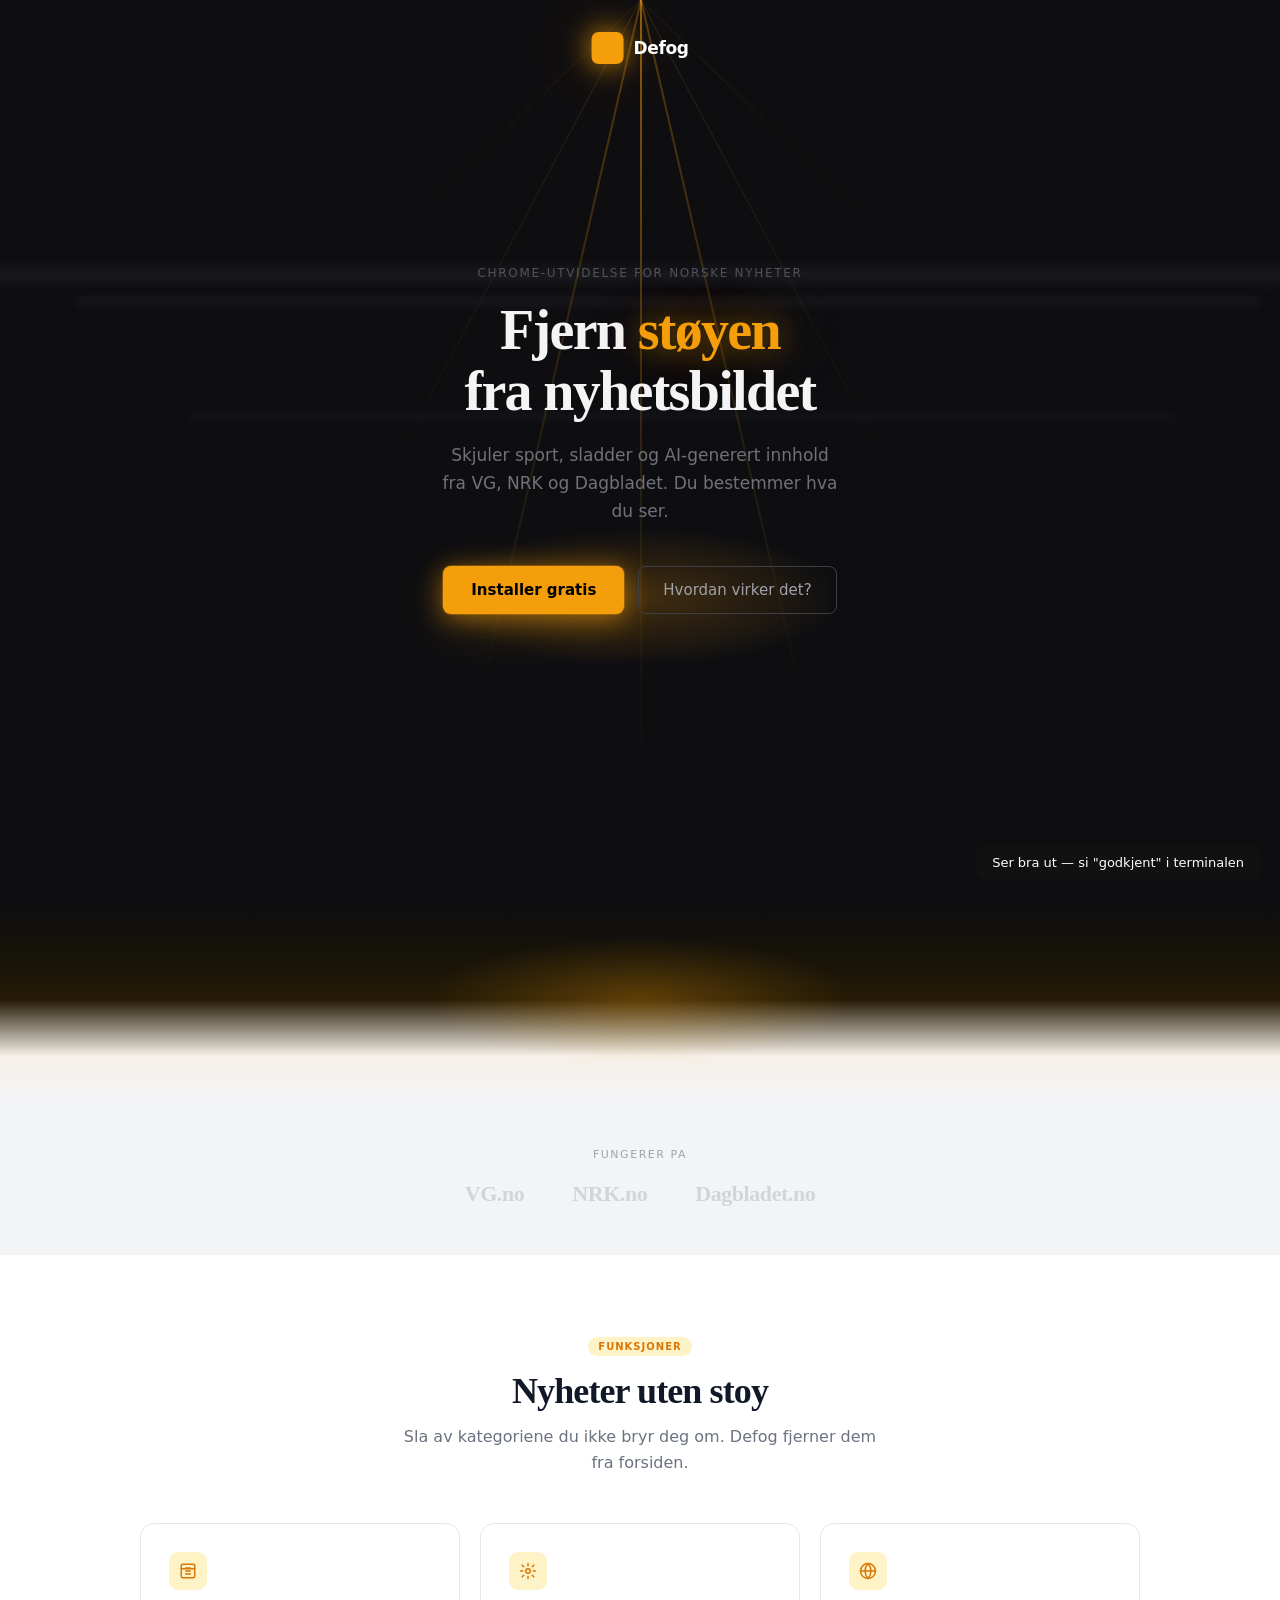
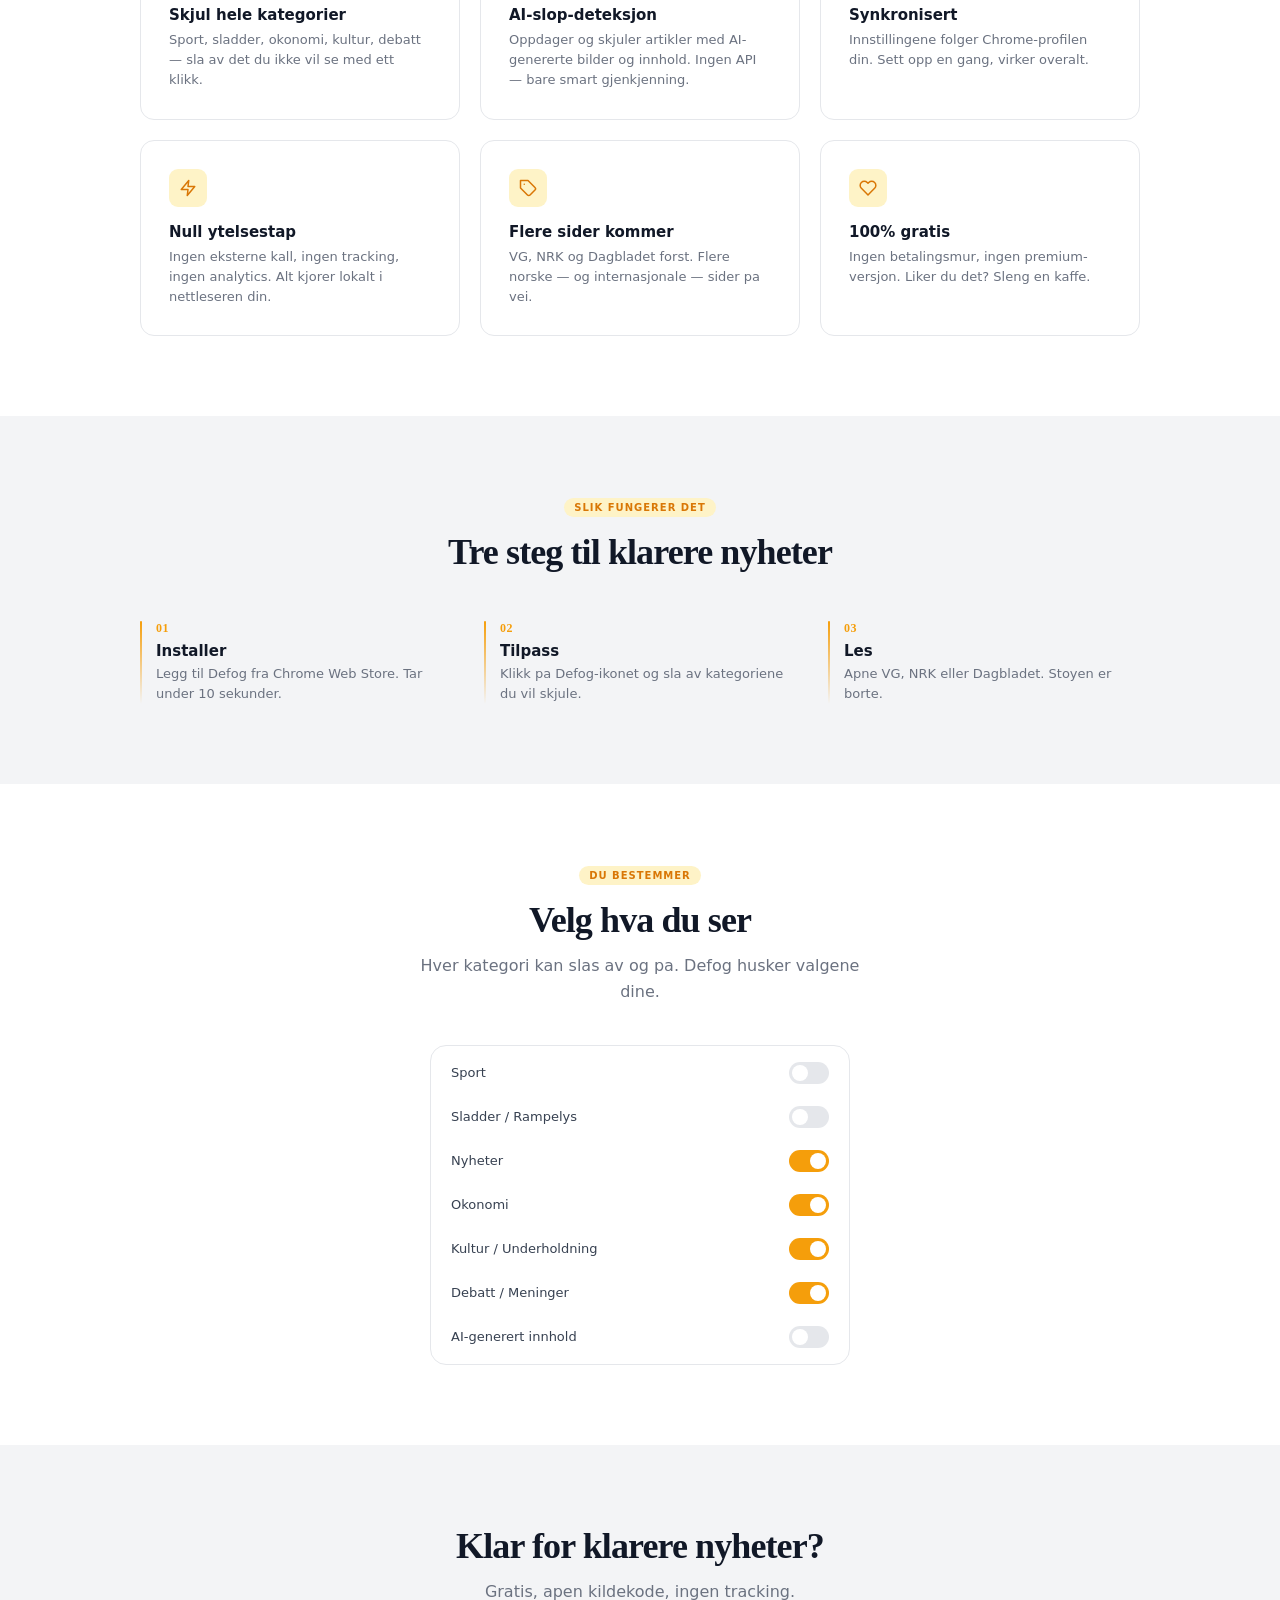
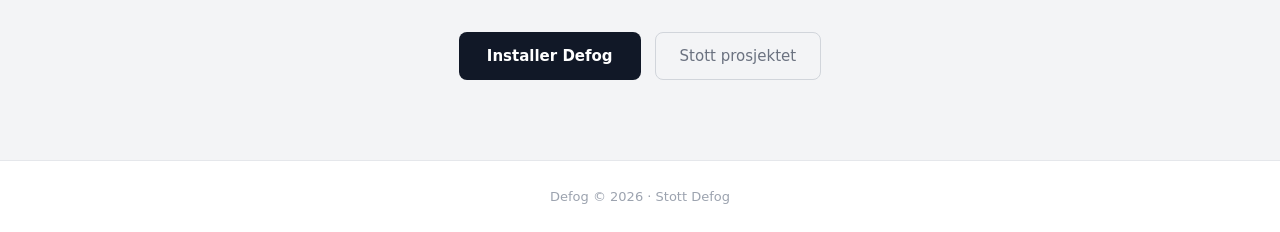
<file: .superpowers/brainstorm/19411-1775659754/content/fullpage-overview.html>
<!DOCTYPE html>
<html lang="no">
<head>
<meta charset="UTF-8">
<meta name="viewport" content="width=device-width, initial-scale=1.0">
<title>Defog — fullside-oversikt</title>
<style>
  *, *::before, *::after { margin:0; padding:0; box-sizing:border-box; }

  body {
    font-family: system-ui, -apple-system, sans-serif;
    background: #fff;
    color: #111827;
    -webkit-font-smoothing: antialiased;
  }

  /* ---- PALETTE ---- */
  /* Dark:    #0e0e11                  */
  /* Amber:   #f59e0b / #fbbf24        */
  /* Light 1: #ffffff (white)          */
  /* Light 2: #f3f4f6 (gray-100)      */
  /* Text:    #111827 / #374151 / #6b7280 */

  /* ==== HERO ==== */
  .hero {
    background: #0e0e11;
    min-height: 100vh;
    display: flex;
    flex-direction: column;
    align-items: center;
    justify-content: center;
    text-align: center;
    padding: 80px 24px 100px;
    position: relative;
    overflow: hidden;
  }

  /* Light rays */
  .hero-ray { position:absolute; top:0; pointer-events:none; transform-origin: top center; }

  /* Fog strips */
  .hero-fog { position:absolute; left:-5%; right:-5%; pointer-events:none; }

  /* Logo beacon */
  .hero-logo-wrap {
    position: absolute;
    top: 32px;
    left: 50%;
    transform: translateX(-50%);
    display: flex;
    align-items: center;
    gap: 10px;
  }
  .hero-logo-mark {
    width: 32px; height: 32px;
    background: #f59e0b;
    border-radius: 7px;
    box-shadow: 0 0 28px rgba(245,158,11,0.85), 0 0 80px rgba(245,158,11,0.4), 0 0 160px rgba(245,158,11,0.18);
  }
  .hero-logo-name { color:#fff; font-weight:700; font-size:17px; letter-spacing:-0.4px; }

  .hero-content { position:relative; z-index:2; max-width:580px; }
  .hero-eyebrow {
    color: #52525b;
    font-size: 12px;
    letter-spacing: 0.14em;
    text-transform: uppercase;
    margin-bottom: 20px;
    font-weight: 500;
  }
  .hero-h1 {
    font-family: Georgia, 'Times New Roman', serif;
    font-weight: 700;
    font-size: clamp(36px, 5vw, 56px);
    line-height: 1.08;
    letter-spacing: -0.03em;
    color: #f4f4f5;
    margin-bottom: 20px;
  }
  .hero-h1 em {
    font-style: normal;
    color: #f59e0b;
    text-shadow: 0 0 32px rgba(245,158,11,0.55), 0 0 80px rgba(245,158,11,0.25);
  }
  .hero-sub {
    color: #71717a;
    font-size: 17px;
    line-height: 1.65;
    max-width: 400px;
    margin: 0 auto 40px;
  }

  .hero-actions { display:flex; gap:14px; justify-content:center; flex-wrap:wrap; position:relative; }

  .hero-cta-glow {
    position:absolute;
    bottom: -48px; left:50%; transform:translateX(-50%);
    width: 380px; height: 130px;
    background: radial-gradient(ellipse, rgba(245,158,11,0.22) 0%, rgba(245,158,11,0.08) 50%, transparent 75%);
    pointer-events:none;
  }

  .btn-primary {
    display: inline-flex; align-items:center; gap:8px;
    background: #f59e0b; color: #000;
    font-weight: 700; font-size: 15px;
    padding: 14px 28px; border-radius: 8px;
    text-decoration: none;
    box-shadow: 0 0 0 1px rgba(245,158,11,0.3), 0 4px 24px rgba(245,158,11,0.5), 0 12px 48px rgba(245,158,11,0.22);
    position:relative; z-index:1;
  }
  .btn-ghost {
    display:inline-flex; align-items:center;
    color: #a1a1aa; font-size:15px; font-weight:500;
    text-decoration:none;
    border: 1px solid #3f3f46;
    padding: 14px 24px; border-radius: 8px;
    position:relative; z-index:1;
  }

  /* ==== TRANSITION ==== */
  .transition-gradient {
    height: 200px;
    background: linear-gradient(180deg,
      #0e0e11 0%,
      #151209 25%,
      #251a05 50%,
      #f5f0e8 78%,
      #f3f4f6 100%
    );
    position: relative;
    overflow: hidden;
  }
  .transition-burst {
    position:absolute;
    top: 50%; left:50%; transform:translate(-50%,-50%);
    width: 400px; height: 120px;
    background: radial-gradient(ellipse, rgba(245,158,11,0.28) 0%, rgba(245,158,11,0.1) 45%, transparent 75%);
  }

  /* ==== SHARED SECTION STYLES ==== */
  .section { padding: 80px 24px; }
  .section-inner { max-width: 1000px; margin: 0 auto; }
  .section-h2 {
    font-family: Georgia, serif;
    font-weight: 700;
    font-size: clamp(24px, 3.5vw, 36px);
    letter-spacing: -0.025em;
    margin-bottom: 12px;
    text-align: center;
  }
  .section-sub {
    color: #6b7280; font-size: 16px; line-height:1.6;
    text-align:center; max-width: 480px; margin: 0 auto;
  }

  /* ==== SITES BAR ==== */
  .sites-bar { background: #f3f4f6; padding: 48px 24px; text-align:center; }
  .sites-label { font-size:11px; text-transform:uppercase; letter-spacing:0.14em; color:#9ca3af; font-weight:500; margin-bottom:20px; }
  .sites-logos { display:flex; justify-content:center; gap:48px; flex-wrap:wrap; }
  .sites-logos span { font-family:Georgia,serif; font-weight:800; font-size:22px; color:#d1d5db; letter-spacing:-0.02em; }

  /* ==== FEATURES ==== */
  .features-bg { background: #ffffff; }
  .features-grid {
    display: grid;
    grid-template-columns: repeat(3, 1fr);
    gap: 20px;
    margin-top: 48px;
  }
  .feature-card {
    padding: 28px;
    border-radius: 14px;
    border: 1px solid #e5e7eb;
    background: #fff;
  }
  .feature-icon {
    width: 38px; height: 38px;
    border-radius: 9px;
    background: #fef3c7;
    display: flex; align-items:center; justify-content:center;
    margin-bottom: 16px;
  }
  .feature-icon svg { width:18px; height:18px; stroke:#d97706; fill:none; stroke-width:2; stroke-linecap:round; stroke-linejoin:round; }
  .feature-card h3 { font-weight:600; font-size:15px; margin-bottom:6px; }
  .feature-card p { color:#6b7280; font-size:13px; line-height:1.55; }

  /* ==== HOW IT WORKS ==== */
  .how-bg { background: #f3f4f6; }
  .steps { display:flex; gap:32px; margin-top:48px; }
  .step { flex:1; position:relative; padding-left:16px; }
  .step::before {
    content:'';
    position:absolute; left:0; top:0; bottom:0; width:2px;
    background: linear-gradient(180deg, #f59e0b, transparent);
    border-radius:2px;
  }
  .step-num { font-family:Georgia,serif; font-weight:700; font-size:12px; color:#f59e0b; margin-bottom:6px; letter-spacing:0.05em; }
  .step h3 { font-size:15px; font-weight:600; margin-bottom:4px; }
  .step p { font-size:13px; color:#6b7280; line-height:1.55; }

  /* ==== CATEGORIES ==== */
  .categories-bg { background: #ffffff; }
  .toggle-list {
    max-width: 420px; margin: 40px auto 0;
    background:#fff; border:1px solid #e5e7eb;
    border-radius:16px; padding:6px;
    display:flex; flex-direction:column; gap:2px;
  }
  .toggle-item {
    display:flex; align-items:center; justify-content:space-between;
    padding:10px 14px; border-radius:10px;
  }
  .toggle-item:hover { background:#f9fafb; }
  .toggle-label { font-size:13px; font-weight:500; color:#374151; }
  .pill { width:40px; height:22px; border-radius:11px; position:relative; flex-shrink:0; }
  .pill.on  { background:#f59e0b; }
  .pill.off { background:#e5e7eb; }
  .pill::after {
    content:''; position:absolute;
    width:16px; height:16px; border-radius:50%;
    background:#fff; top:3px; transition:left .2s;
  }
  .pill.on::after  { left:21px; }
  .pill.off::after { left:3px; }

  /* ==== CTA ==== */
  .cta-bg { background: #f3f4f6; }
  .cta-inner { max-width:640px; margin:0 auto; text-align:center; }
  .cta-actions { display:flex; gap:14px; justify-content:center; flex-wrap:wrap; margin-top:28px; }
  .btn-cta-primary {
    display:inline-flex; align-items:center;
    background:#111827; color:#fff;
    font-weight:700; font-size:15px;
    padding:14px 28px; border-radius:8px;
    text-decoration:none;
  }
  .btn-cta-ghost {
    display:inline-flex; align-items:center;
    color:#6b7280; font-size:15px; font-weight:500;
    text-decoration:none;
    border:1.5px solid #d1d5db;
    padding:14px 24px; border-radius:8px;
  }

  /* ==== FOOTER ==== */
  footer {
    background:#ffffff;
    border-top:1px solid #e5e7eb;
    padding:28px 24px;
    text-align:center;
    color:#9ca3af; font-size:13px;
  }
  footer a { color:#9ca3af; text-decoration:none; }
  footer a:hover { color:#374151; }

  /* ==== LABEL BADGE ==== */
  .section-badge {
    display:inline-block;
    background:#fef3c7; color:#d97706;
    font-size:10px; font-weight:700;
    letter-spacing:0.1em; text-transform:uppercase;
    padding:4px 10px; border-radius:100px;
    margin-bottom:14px;
  }

  /* scrollbar */
  ::-webkit-scrollbar { width:6px; }
  ::-webkit-scrollbar-track { background:#f3f4f6; }
  ::-webkit-scrollbar-thumb { background:#d1d5db; border-radius:3px; }
</style>
</head>
<body>

<!-- ========== HERO ========== -->
<section class="hero">

  <!-- Rays -->
  <div class="hero-ray" style="left:50%;width:2px;height:100%;background:linear-gradient(180deg,rgba(245,158,11,0.55) 0%,rgba(245,158,11,0.1) 55%,transparent 85%);"></div>
  <div class="hero-ray" style="left:50%;transform:rotate(-13deg);width:1.5px;height:80%;background:linear-gradient(180deg,rgba(245,158,11,0.3) 0%,transparent 100%);"></div>
  <div class="hero-ray" style="left:50%;transform:rotate(13deg);width:1.5px;height:80%;background:linear-gradient(180deg,rgba(245,158,11,0.3) 0%,transparent 100%);"></div>
  <div class="hero-ray" style="left:50%;transform:rotate(-28deg);width:1px;height:62%;background:linear-gradient(180deg,rgba(245,158,11,0.16) 0%,transparent 100%);"></div>
  <div class="hero-ray" style="left:50%;transform:rotate(28deg);width:1px;height:62%;background:linear-gradient(180deg,rgba(245,158,11,0.16) 0%,transparent 100%);"></div>
  <div class="hero-ray" style="left:50%;transform:rotate(-46deg);width:1px;height:44%;background:linear-gradient(180deg,rgba(245,158,11,0.08) 0%,transparent 100%);"></div>
  <div class="hero-ray" style="left:50%;transform:rotate(46deg);width:1px;height:44%;background:linear-gradient(180deg,rgba(245,158,11,0.08) 0%,transparent 100%);"></div>

  <!-- Fog strips -->
  <div class="hero-fog" style="top:30%;">
    <div style="height:10px;background:rgba(100,100,115,0.22);border-radius:100px;filter:blur(7px);margin-bottom:18px;"></div>
    <div style="height:7px;background:rgba(100,100,115,0.15);border-radius:100px;filter:blur(5px);margin-left:10%;margin-right:6%;"></div>
  </div>
  <div class="hero-fog" style="top:46%;">
    <div style="height:6px;background:rgba(100,100,115,0.1);border-radius:100px;filter:blur(5px);margin-left:18%;margin-right:12%;"></div>
  </div>

  <!-- Logo beacon -->
  <div class="hero-logo-wrap">
    <div class="hero-logo-mark"></div>
    <span class="hero-logo-name">Defog</span>
  </div>

  <!-- Content -->
  <div class="hero-content">
    <div class="hero-eyebrow">Chrome-utvidelse for norske nyheter</div>
    <h1 class="hero-h1">Fjern <em>støyen</em><br>fra nyhetsbildet</h1>
    <p class="hero-sub">Skjuler sport, sladder og AI-generert innhold fra VG, NRK og Dagbladet. Du bestemmer hva du ser.</p>
    <div class="hero-actions">
      <div class="hero-cta-glow"></div>
      <a href="#" class="btn-primary">Installer gratis</a>
      <a href="#hvordan" class="btn-ghost">Hvordan virker det?</a>
    </div>
  </div>

</section>

<!-- ========== TRANSITION ========== -->
<div class="transition-gradient">
  <div class="transition-burst"></div>
</div>

<!-- ========== SITES BAR ========== -->
<div class="sites-bar">
  <div class="sites-label">Fungerer pa</div>
  <div class="sites-logos">
    <span>VG.no</span>
    <span>NRK.no</span>
    <span>Dagbladet.no</span>
  </div>
</div>

<!-- ========== FEATURES ========== -->
<section class="section features-bg">
  <div class="section-inner">
    <div style="text-align:center;">
      <div class="section-badge">Funksjoner</div>
      <h2 class="section-h2">Nyheter uten stoy</h2>
      <p class="section-sub">Sla av kategoriene du ikke bryr deg om. Defog fjerner dem fra forsiden.</p>
    </div>
    <div class="features-grid">

      <div class="feature-card">
        <div class="feature-icon">
          <svg viewBox="0 0 24 24"><path d="M9 12h6M9 16h6M9 8h6M5 3h14a2 2 0 0 1 2 2v14a2 2 0 0 1-2 2H5a2 2 0 0 1-2-2V5a2 2 0 0 1 2-2z"/><path d="M3 9h18" stroke="#d97706"/></svg>
        </div>
        <h3>Skjul hele kategorier</h3>
        <p>Sport, sladder, okonomi, kultur, debatt — sla av det du ikke vil se med ett klikk.</p>
      </div>

      <div class="feature-card">
        <div class="feature-icon">
          <svg viewBox="0 0 24 24"><circle cx="12" cy="12" r="3"/><path d="M12 2v3M12 19v3M4.22 4.22l2.12 2.12M17.66 17.66l2.12 2.12M2 12h3M19 12h3M4.22 19.78l2.12-2.12M17.66 6.34l2.12-2.12"/></svg>
        </div>
        <h3>AI-slop-deteksjon</h3>
        <p>Oppdager og skjuler artikler med AI-genererte bilder og innhold. Ingen API — bare smart gjenkjenning.</p>
      </div>

      <div class="feature-card">
        <div class="feature-icon">
          <svg viewBox="0 0 24 24"><path d="M12 2a10 10 0 1 0 0 20 10 10 0 0 0 0-20z"/><path d="M2 12h20M12 2a15.3 15.3 0 0 1 4 10 15.3 15.3 0 0 1-4 10 15.3 15.3 0 0 1-4-10 15.3 15.3 0 0 1 4-10z"/></svg>
        </div>
        <h3>Synkronisert</h3>
        <p>Innstillingene folger Chrome-profilen din. Sett opp en gang, virker overalt.</p>
      </div>

      <div class="feature-card">
        <div class="feature-icon">
          <svg viewBox="0 0 24 24"><path d="M13 2L3 14h9l-1 8 10-12h-9l1-8z"/></svg>
        </div>
        <h3>Null ytelsestap</h3>
        <p>Ingen eksterne kall, ingen tracking, ingen analytics. Alt kjorer lokalt i nettleseren din.</p>
      </div>

      <div class="feature-card">
        <div class="feature-icon">
          <svg viewBox="0 0 24 24"><path d="M12 2H2v10l9.29 9.29c.94.94 2.48.94 3.42 0l6.58-6.58c.94-.94.94-2.48 0-3.42L12 2z"/><path d="M7 7h.01"/></svg>
        </div>
        <h3>Flere sider kommer</h3>
        <p>VG, NRK og Dagbladet forst. Flere norske — og internasjonale — sider pa vei.</p>
      </div>

      <div class="feature-card">
        <div class="feature-icon">
          <svg viewBox="0 0 24 24"><path d="M20.84 4.61a5.5 5.5 0 0 0-7.78 0L12 5.67l-1.06-1.06a5.5 5.5 0 0 0-7.78 7.78l1.06 1.06L12 21.23l7.78-7.78 1.06-1.06a5.5 5.5 0 0 0 0-7.78z"/></svg>
        </div>
        <h3>100% gratis</h3>
        <p>Ingen betalingsmur, ingen premium-versjon. Liker du det? Sleng en kaffe.</p>
      </div>

    </div>
  </div>
</section>

<!-- ========== HOW IT WORKS ========== -->
<section class="section how-bg" id="hvordan">
  <div class="section-inner">
    <div style="text-align:center;">
      <div class="section-badge">Slik fungerer det</div>
      <h2 class="section-h2">Tre steg til klarere nyheter</h2>
    </div>
    <div class="steps">
      <div class="step">
        <div class="step-num">01</div>
        <h3>Installer</h3>
        <p>Legg til Defog fra Chrome Web Store. Tar under 10 sekunder.</p>
      </div>
      <div class="step">
        <div class="step-num">02</div>
        <h3>Tilpass</h3>
        <p>Klikk pa Defog-ikonet og sla av kategoriene du vil skjule.</p>
      </div>
      <div class="step">
        <div class="step-num">03</div>
        <h3>Les</h3>
        <p>Apne VG, NRK eller Dagbladet. Stoyen er borte.</p>
      </div>
    </div>
  </div>
</section>

<!-- ========== CATEGORIES ========== -->
<section class="section categories-bg">
  <div class="section-inner" style="text-align:center;">
    <div class="section-badge">Du bestemmer</div>
    <h2 class="section-h2">Velg hva du ser</h2>
    <p class="section-sub">Hver kategori kan slas av og pa. Defog husker valgene dine.</p>
    <div class="toggle-list">
      <div class="toggle-item"><span class="toggle-label">Sport</span><div class="pill off"></div></div>
      <div class="toggle-item"><span class="toggle-label">Sladder / Rampelys</span><div class="pill off"></div></div>
      <div class="toggle-item"><span class="toggle-label">Nyheter</span><div class="pill on"></div></div>
      <div class="toggle-item"><span class="toggle-label">Okonomi</span><div class="pill on"></div></div>
      <div class="toggle-item"><span class="toggle-label">Kultur / Underholdning</span><div class="pill on"></div></div>
      <div class="toggle-item"><span class="toggle-label">Debatt / Meninger</span><div class="pill on"></div></div>
      <div class="toggle-item"><span class="toggle-label">AI-generert innhold</span><div class="pill off"></div></div>
    </div>
  </div>
</section>

<!-- ========== CTA ========== -->
<section class="section cta-bg">
  <div class="cta-inner">
    <h2 class="section-h2">Klar for klarere nyheter?</h2>
    <p class="section-sub">Gratis, apen kildekode, ingen tracking.</p>
    <div class="cta-actions">
      <a href="#" class="btn-cta-primary">Installer Defog</a>
      <a href="https://buymeacoffee.com/getdefog" class="btn-cta-ghost" target="_blank" rel="noopener noreferrer">Stott prosjektet</a>
    </div>
  </div>
</section>

<!-- ========== FOOTER ========== -->
<footer>
  <p>Defog &copy; 2026 &middot; <a href="https://buymeacoffee.com/getdefog" target="_blank" rel="noopener noreferrer">Stott Defog</a></p>
</footer>

<script>
  // Inject selection infrastructure
  document.addEventListener('DOMContentLoaded', () => {
    const indicator = document.createElement('div');
    indicator.style.cssText = 'position:fixed;bottom:20px;right:20px;background:#111;color:#fff;padding:10px 16px;border-radius:8px;font-size:13px;font-family:system-ui;z-index:9999;opacity:0;transition:opacity .2s;';
    indicator.textContent = 'Ser bra ut — si "godkjent" i terminalen';
    document.body.appendChild(indicator);
    setTimeout(() => { indicator.style.opacity = '1'; }, 600);
  });
</script>

</body>
</html>
</file>
<file: popup.css>
* { margin: 0; padding: 0; box-sizing: border-box; }

body {
  width: 280px;
  background: #1a1a1e;
  color: #e4e4e7;
  font-family: -apple-system, BlinkMacSystemFont, "Segoe UI", system-ui, sans-serif;
  font-size: 13px;
  padding: 16px;
}

.header { margin-bottom: 12px; }

.logo {
  display: flex;
  align-items: center;
  gap: 8px;
  color: #fff;
}

.logo svg { color: #fbbf24; }

.title {
  font-size: 18px;
  font-weight: 700;
  letter-spacing: -0.3px;
}

.subtitle {
  color: #71717a;
  font-size: 11px;
  margin-top: 2px;
}

.site-info {
  background: #27272a;
  border-radius: 8px;
  padding: 8px 12px;
  font-size: 12px;
  color: #a1a1aa;
  margin-bottom: 12px;
  display: flex;
  align-items: center;
  gap: 6px;
}

.site-info .dot { color: #3f3f46; }

.health-dot {
  width: 7px;
  height: 7px;
  border-radius: 50%;
  display: inline-block;
  flex-shrink: 0;
  background: #3f3f46;
}

.health-dot.ok  { background: #22c55e; }
.health-dot.err { background: #ef4444; }

#siteName { color: #e4e4e7; font-weight: 600; }

.hint {
  margin: -4px 0 10px;
  color: #71717a;
  font-size: 11px;
}

.toggles {
  display: flex;
  flex-direction: column;
  gap: 2px;
}

.toggle-row {
  display: flex;
  align-items: center;
  justify-content: space-between;
  padding: 8px 4px;
  border-radius: 6px;
}

.toggle-row:hover { background: #27272a; }

.toggle-label {
  font-size: 13px;
  color: #d4d4d8;
  user-select: none;
  cursor: pointer;
}

.switch {
  position: relative;
  width: 36px;
  height: 20px;
  flex-shrink: 0;
}

.switch input {
  opacity: 0;
  width: 0;
  height: 0;
}

.slider {
  position: absolute;
  inset: 0;
  background: #3f3f46;
  border-radius: 10px;
  cursor: pointer;
  transition: background 0.2s;
}

.slider::before {
  content: "";
  position: absolute;
  width: 14px;
  height: 14px;
  left: 3px;
  top: 3px;
  background: #fff;
  border-radius: 50%;
  transition: transform 0.2s;
}

.switch input:checked + .slider {
  background: #f59e0b;
}

.switch input:checked + .slider::before {
  transform: translateX(16px);
}

.footer {
  margin-top: 14px;
  padding-top: 12px;
  border-top: 1px solid #27272a;
  text-align: center;
}

.donate {
  color: #a1a1aa;
  text-decoration: none;
  font-size: 12px;
  transition: color 0.15s;
}

.donate:hover { color: #e4e4e7; }
</file>
